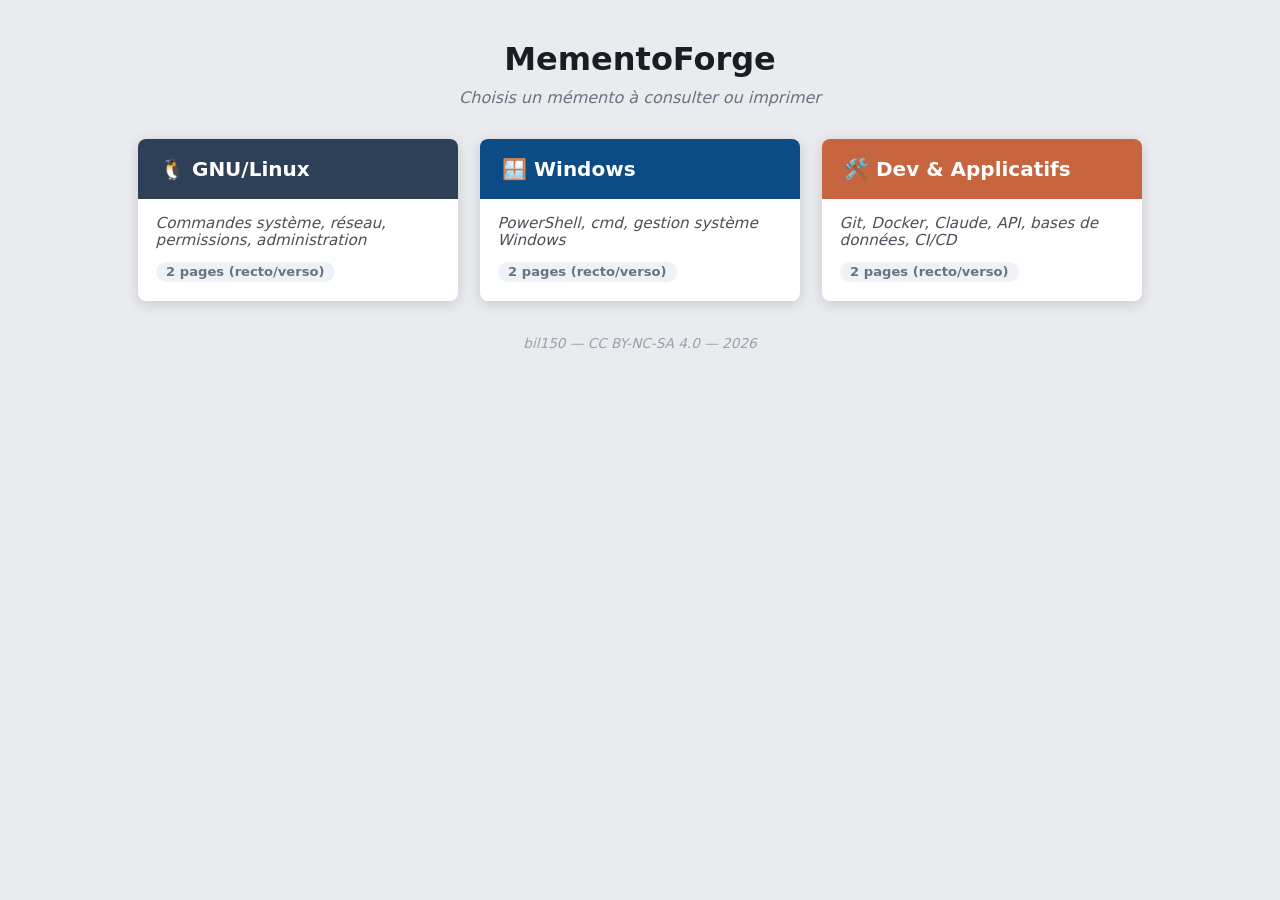
<file: index.html>
<!doctype html>
<html lang="fr">
	<head>
		<meta charset="utf-8" />
		<title>MementoForge</title>
		<meta name="viewport" content="width=device-width,initial-scale=1" />
		<link rel="stylesheet" href="css/memento.css" />
		<style>
			body {
				padding: 40px 20px;
			}
			.nav-title {
				text-align: center;
				font-size: 2em;
				font-weight: 700;
				color: #1a1d23;
				margin-bottom: 0.3em;
			}
			.nav-sub {
				text-align: center;
				color: #6b7280;
				font-style: italic;
				margin-bottom: 2em;
			}
			.nav-grid {
				display: flex;
				flex-wrap: wrap;
				justify-content: center;
				gap: 22px;
				max-width: 1100px;
				margin: 0 auto;
			}
			.nav-card {
				display: block;
				text-decoration: none;
				width: 320px;
				border-radius: 8px;
				overflow: hidden;
				background: #fff;
				box-shadow: 0 3px 14px rgba(0, 0, 0, 0.14);
				transition:
					transform 0.15s,
					box-shadow 0.15s;
			}
			.nav-card:hover {
				transform: translateY(-3px);
				box-shadow: 0 6px 20px rgba(0, 0, 0, 0.22);
			}
			.nav-card .head {
				padding: 0.9em 1.1em;
				color: #fff;
				font-size: 1.25em;
				font-weight: 700;
			}
			.nav-card .body {
				padding: 1em 1.1em 1.2em;
			}
			.nav-card .desc {
				display: block;
				color: #4b4f58;
				font-style: italic;
				font-size: 0.95em;
				margin-bottom: 0.8em;
			}
			.nav-card .pages {
				display: inline-block;
				font-size: 0.82em;
				font-weight: 600;
				color: #6b7280;
				background: #eef2f7;
				border-radius: 12px;
				padding: 0.2em 0.8em;
			}
			.nav-card.linux .head {
				background: #2e4057;
			}
			.nav-card.windows .head {
				background: #0b4c86;
			}
			.nav-card.apps .head {
				background: #c6653f;
			}
			.footer-note {
				text-align: center;
				margin-top: 2.5em;
				font-size: 0.85em;
				color: #9aa0ab;
				font-style: italic;
			}
		</style>
	</head>
	<body>
		<div class="nav-title">MementoForge</div>
		<div class="nav-sub">Choisis un mémento à consulter ou imprimer</div>
		<div class="nav-grid">
			<a class="nav-card linux" href="memento-linux.html">
				<div class="head">🐧 GNU/Linux</div>
				<div class="body">
					<span class="desc">Commandes système, réseau, permissions, administration</span>
					<span class="pages">2 pages (recto/verso)</span>
				</div>
			</a>
			<a class="nav-card windows" href="memento-windows.html">
				<div class="head">🪟 Windows</div>
				<div class="body">
					<span class="desc">PowerShell, cmd, gestion système Windows</span>
					<span class="pages">2 pages (recto/verso)</span>
				</div>
			</a>
			<a class="nav-card apps" href="memento-applicatifs.html">
				<div class="head">🛠️ Dev &amp; Applicatifs</div>
				<div class="body">
					<span class="desc">Git, Docker, Claude, API, bases de données, CI/CD</span>
					<span class="pages">2 pages (recto/verso)</span>
				</div>
			</a>
		</div>
		<div class="footer-note">bil150 — CC BY-NC-SA 4.0 — 2026</div>
	</body>
</html>
</file>
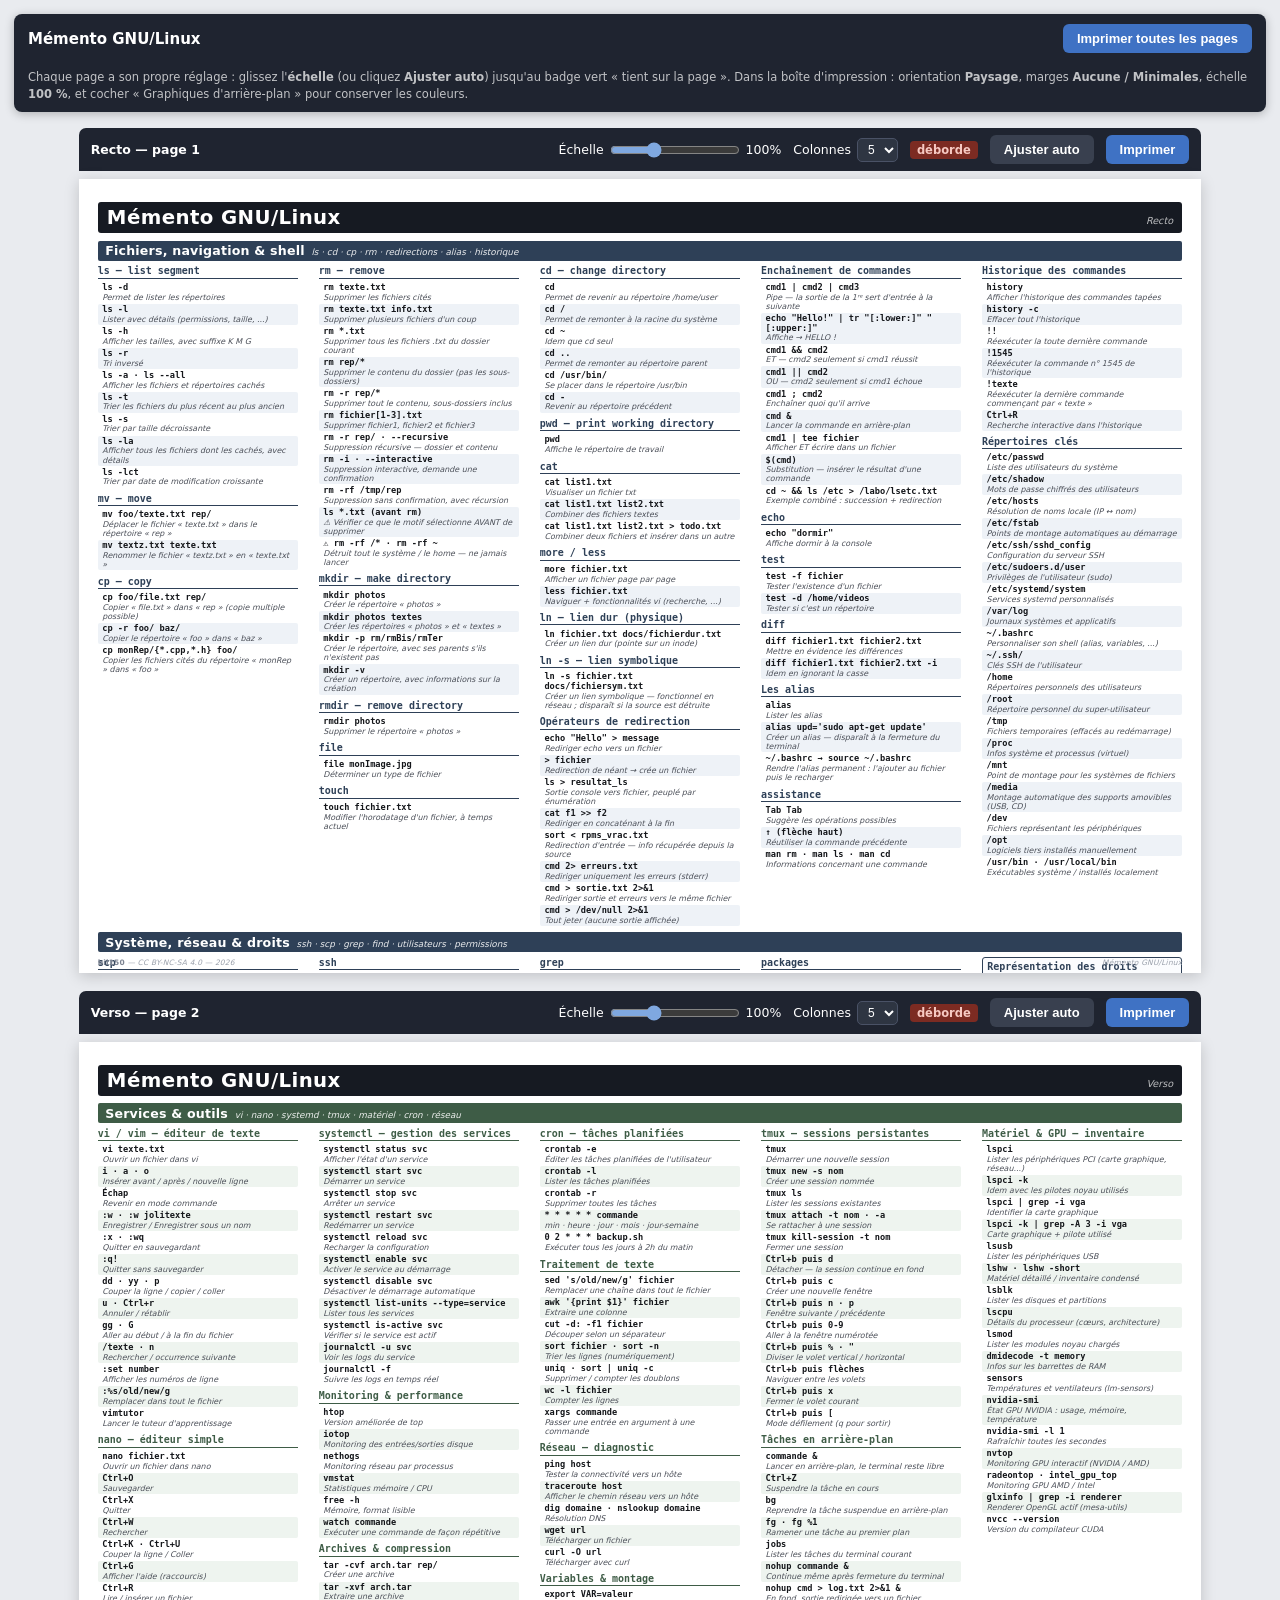
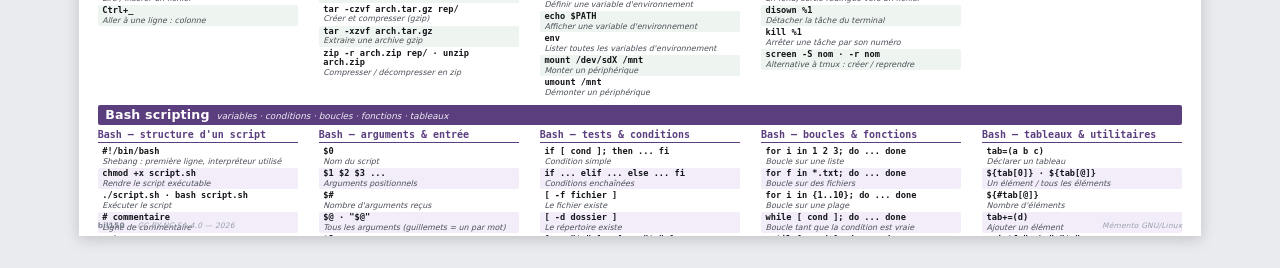
<file: memento-linux.html>
<!doctype html>
<html lang="fr">
	<head>
		<meta charset="utf-8" />
		<title>Mémento GNU/Linux</title>
		<meta name="viewport" content="width=device-width,initial-scale=1" />
		<link rel="stylesheet" href="css/memento.css" />
	</head>
	<body>
		<div class="toolbar">
			<h1>Mémento GNU/Linux</h1>
			<button class="btn" id="printAll">Imprimer toutes les pages</button>
			<p class="hint">
				Chaque page a son propre réglage : glissez l'<b>échelle</b> (ou cliquez <b>Ajuster auto</b>) jusqu'au badge vert
				« tient sur la page ». Dans la boîte d'impression : orientation <b>Paysage</b>, marges
				<b>Aucune / Minimales</b>, échelle <b>100 %</b>, et cocher « Graphiques d'arrière-plan » pour conserver les
				couleurs.
			</p>
		</div>
		<div class="sheet-bar" data-target="sheet1">
			<span class="face">Recto — page 1</span
			><label
				>Échelle <input type="range" class="sc" min="40" max="230" step="1" value="66" /><span class="scv"
					>66%</span
				></label
			><label
				>Colonnes
				<select class="cl">
					<option>3</option>
					<option>4</option>
					<option selected>5</option>
					<option>6</option>
				</select></label
			><span class="fit"></span><button class="btn ghost auto">Ajuster auto</button
			><button class="btn pr">Imprimer</button>
		</div>
		<div class="sheet" id="sheet1" data-n="1">
			<div class="doc-title"><span class="doc-name">Mémento GNU/Linux</span><span class="doc-sub">Recto</span></div>
			<section class="cat">
				<div class="subbanner linux">
					<span class="sub-title">Fichiers, navigation &amp; shell</span
					><span class="sub-desc">ls · cd · cp · rm · redirections · alias · historique</span>
				</div>
				<div class="mc">
					<div class="group linux">
						<h2>ls — list segment</h2>
						<div class="entry">
							<span class="cmd">ls -d</span><span class="desc">Permet de lister les répertoires</span>
						</div>
						<div class="entry">
							<span class="cmd">ls -l</span><span class="desc">Lister avec détails (permissions, taille, ...)</span>
						</div>
						<div class="entry">
							<span class="cmd">ls -h</span><span class="desc">Afficher les tailles, avec suffixe K M G</span>
						</div>
						<div class="entry"><span class="cmd">ls -r</span><span class="desc">Tri inversé</span></div>
						<div class="entry">
							<span class="cmd">ls -a · ls --all</span
							><span class="desc">Afficher les fichiers et répertoires cachés</span>
						</div>
						<div class="entry">
							<span class="cmd">ls -t</span><span class="desc">Trier les fichiers du plus récent au plus ancien</span>
						</div>
						<div class="entry">
							<span class="cmd">ls -s</span><span class="desc">Trier par taille décroissante</span>
						</div>
						<div class="entry">
							<span class="cmd">ls -la</span
							><span class="desc">Afficher tous les fichiers dont les cachés, avec détails</span>
						</div>
						<div class="entry">
							<span class="cmd">ls -lct</span><span class="desc">Trier par date de modification croissante</span>
						</div>
					</div>
					<div class="group linux">
						<h2>mv — move</h2>
						<div class="entry">
							<span class="cmd">mv foo/texte.txt rep/</span
							><span class="desc">Déplacer le fichier « texte.txt » dans le répertoire « rep »</span>
						</div>
						<div class="entry">
							<span class="cmd">mv textz.txt texte.txt</span
							><span class="desc">Renommer le fichier « textz.txt » en « texte.txt »</span>
						</div>
					</div>
					<div class="group linux">
						<h2>cp — copy</h2>
						<div class="entry">
							<span class="cmd">cp foo/file.txt rep/</span
							><span class="desc">Copier « file.txt » dans « rep » (copie multiple possible)</span>
						</div>
						<div class="entry">
							<span class="cmd">cp -r foo/ baz/</span
							><span class="desc">Copier le répertoire « foo » dans « baz »</span>
						</div>
						<div class="entry">
							<span class="cmd">cp monRep/{*.cpp,*.h} foo/</span
							><span class="desc">Copier les fichiers cités du répertoire « monRep » dans « foo »</span>
						</div>
					</div>
					<div class="group linux">
						<h2>rm — remove</h2>
						<div class="entry">
							<span class="cmd">rm texte.txt</span><span class="desc">Supprimer les fichiers cités</span>
						</div>
						<div class="entry">
							<span class="cmd">rm texte.txt info.txt</span
							><span class="desc">Supprimer plusieurs fichiers d'un coup</span>
						</div>
						<div class="entry">
							<span class="cmd">rm *.txt</span
							><span class="desc">Supprimer tous les fichiers .txt du dossier courant</span>
						</div>
						<div class="entry">
							<span class="cmd">rm rep/*</span
							><span class="desc">Supprimer le contenu du dossier (pas les sous-dossiers)</span>
						</div>
						<div class="entry">
							<span class="cmd">rm -r rep/*</span
							><span class="desc">Supprimer tout le contenu, sous-dossiers inclus</span>
						</div>
						<div class="entry">
							<span class="cmd">rm fichier[1-3].txt</span
							><span class="desc">Supprimer fichier1, fichier2 et fichier3</span>
						</div>
						<div class="entry">
							<span class="cmd">rm -r rep/ · --recursive</span
							><span class="desc">Suppression récursive — dossier et contenu</span>
						</div>
						<div class="entry">
							<span class="cmd">rm -i · --interactive</span
							><span class="desc">Suppression interactive, demande une confirmation</span>
						</div>
						<div class="entry">
							<span class="cmd">rm -rf /tmp/rep</span
							><span class="desc">Suppression sans confirmation, avec récursion</span>
						</div>
						<div class="entry">
							<span class="cmd">ls *.txt (avant rm)</span
							><span class="desc">⚠ Vérifier ce que le motif sélectionne AVANT de supprimer</span>
						</div>
						<div class="entry">
							<span class="cmd">⚠ rm -rf /* · rm -rf ~</span
							><span class="desc">Détruit tout le système / le home — ne jamais lancer</span>
						</div>
					</div>
					<div class="group linux">
						<h2>mkdir — make directory</h2>
						<div class="entry">
							<span class="cmd">mkdir photos</span><span class="desc">Créer le répertoire « photos »</span>
						</div>
						<div class="entry">
							<span class="cmd">mkdir photos textes</span
							><span class="desc">Créer les répertoires « photos » et « textes »</span>
						</div>
						<div class="entry">
							<span class="cmd">mkdir -p rm/rmBis/rmTer</span
							><span class="desc">Créer le répertoire, avec ses parents s'ils n'existent pas</span>
						</div>
						<div class="entry">
							<span class="cmd">mkdir -v</span
							><span class="desc">Créer un répertoire, avec informations sur la création</span>
						</div>
					</div>
					<div class="group linux">
						<h2>rmdir — remove directory</h2>
						<div class="entry">
							<span class="cmd">rmdir photos</span><span class="desc">Supprimer le répertoire « photos »</span>
						</div>
					</div>
					<div class="group linux">
						<h2>file</h2>
						<div class="entry">
							<span class="cmd">file monImage.jpg</span><span class="desc">Déterminer un type de fichier</span>
						</div>
					</div>
					<div class="group linux">
						<h2>touch</h2>
						<div class="entry">
							<span class="cmd">touch fichier.txt</span
							><span class="desc">Modifier l'horodatage d'un fichier, à temps actuel</span>
						</div>
					</div>
					<div class="group linux">
						<h2>cd — change directory</h2>
						<div class="entry">
							<span class="cmd">cd</span><span class="desc">Permet de revenir au répertoire /home/user</span>
						</div>
						<div class="entry">
							<span class="cmd">cd /</span><span class="desc">Permet de remonter à la racine du système</span>
						</div>
						<div class="entry"><span class="cmd">cd ~</span><span class="desc">Idem que cd seul</span></div>
						<div class="entry">
							<span class="cmd">cd ..</span><span class="desc">Permet de remonter au répertoire parent</span>
						</div>
						<div class="entry">
							<span class="cmd">cd /usr/bin/</span><span class="desc">Se placer dans le répertoire /usr/bin</span>
						</div>
						<div class="entry">
							<span class="cmd">cd -</span><span class="desc">Revenir au répertoire précédent</span>
						</div>
					</div>
					<div class="group linux">
						<h2>pwd — print working directory</h2>
						<div class="entry">
							<span class="cmd">pwd</span><span class="desc">Affiche le répertoire de travail</span>
						</div>
					</div>
					<div class="group linux">
						<h2>cat</h2>
						<div class="entry">
							<span class="cmd">cat list1.txt</span><span class="desc">Visualiser un fichier txt</span>
						</div>
						<div class="entry">
							<span class="cmd">cat list1.txt list2.txt</span><span class="desc">Combiner des fichiers textes</span>
						</div>
						<div class="entry">
							<span class="cmd">cat list1.txt list2.txt &gt; todo.txt</span
							><span class="desc">Combiner deux fichiers et insérer dans un autre</span>
						</div>
					</div>
					<div class="group linux">
						<h2>more / less</h2>
						<div class="entry">
							<span class="cmd">more fichier.txt</span><span class="desc">Afficher un fichier page par page</span>
						</div>
						<div class="entry">
							<span class="cmd">less fichier.txt</span
							><span class="desc">Naviguer + fonctionnalités vi (recherche, ...)</span>
						</div>
					</div>
					<div class="group linux">
						<h2>ln — lien dur (physique)</h2>
						<div class="entry">
							<span class="cmd">ln fichier.txt docs/fichierdur.txt</span
							><span class="desc">Créer un lien dur (pointe sur un inode)</span>
						</div>
					</div>
					<div class="group linux">
						<h2>ln -s — lien symbolique</h2>
						<div class="entry">
							<span class="cmd">ln -s fichier.txt docs/fichiersym.txt</span
							><span class="desc"
								>Créer un lien symbolique — fonctionnel en réseau ; disparaît si la source est détruite</span
							>
						</div>
					</div>
					<div class="group linux">
						<h2>Opérateurs de redirection</h2>
						<div class="entry">
							<span class="cmd">echo "Hello" &gt; message</span><span class="desc">Rediriger echo vers un fichier</span>
						</div>
						<div class="entry">
							<span class="cmd">&gt; fichier</span><span class="desc">Redirection de néant → crée un fichier</span>
						</div>
						<div class="entry">
							<span class="cmd">ls &gt; resultat_ls</span
							><span class="desc">Sortie console vers fichier, peuplé par énumération</span>
						</div>
						<div class="entry">
							<span class="cmd">cat f1 &gt;&gt; f2</span><span class="desc">Rediriger en concaténant à la fin</span>
						</div>
						<div class="entry">
							<span class="cmd">sort &lt; rpms_vrac.txt</span
							><span class="desc">Redirection d'entrée — info récupérée depuis la source</span>
						</div>
						<div class="entry">
							<span class="cmd">cmd 2&gt; erreurs.txt</span
							><span class="desc">Rediriger uniquement les erreurs (stderr)</span>
						</div>
						<div class="entry">
							<span class="cmd">cmd &gt; sortie.txt 2&gt;&amp;1</span
							><span class="desc">Rediriger sortie et erreurs vers le même fichier</span>
						</div>
						<div class="entry">
							<span class="cmd">cmd &gt; /dev/null 2&gt;&amp;1</span
							><span class="desc">Tout jeter (aucune sortie affichée)</span>
						</div>
					</div>
					<div class="group linux">
						<h2>Enchaînement de commandes</h2>
						<div class="entry">
							<span class="cmd">cmd1 | cmd2 | cmd3</span
							><span class="desc">Pipe — la sortie de la 1ʳᵉ sert d'entrée à la suivante</span>
						</div>
						<div class="entry">
							<span class="cmd">echo "Hello!" | tr "[:lower:]" "[:upper:]"</span
							><span class="desc">Affiche → HELLO !</span>
						</div>
						<div class="entry">
							<span class="cmd">cmd1 &amp;&amp; cmd2</span><span class="desc">ET — cmd2 seulement si cmd1 réussit</span>
						</div>
						<div class="entry">
							<span class="cmd">cmd1 || cmd2</span><span class="desc">OU — cmd2 seulement si cmd1 échoue</span>
						</div>
						<div class="entry">
							<span class="cmd">cmd1 ; cmd2</span><span class="desc">Enchaîner quoi qu'il arrive</span>
						</div>
						<div class="entry">
							<span class="cmd">cmd &amp;</span><span class="desc">Lancer la commande en arrière-plan</span>
						</div>
						<div class="entry">
							<span class="cmd">cmd1 | tee fichier</span><span class="desc">Afficher ET écrire dans un fichier</span>
						</div>
						<div class="entry">
							<span class="cmd">$(cmd)</span><span class="desc">Substitution — insérer le résultat d'une commande</span>
						</div>
						<div class="entry">
							<span class="cmd">cd ~ &amp;&amp; ls /etc &gt; /labo/lsetc.txt</span
							><span class="desc">Exemple combiné : succession + redirection</span>
						</div>
					</div>
					<div class="group linux">
						<h2>echo</h2>
						<div class="entry">
							<span class="cmd">echo "dormir"</span><span class="desc">Affiche dormir à la console</span>
						</div>
					</div>
					<div class="group linux">
						<h2>test</h2>
						<div class="entry">
							<span class="cmd">test -f fichier</span><span class="desc">Tester l'existence d'un fichier</span>
						</div>
						<div class="entry">
							<span class="cmd">test -d /home/videos</span><span class="desc">Tester si c'est un répertoire</span>
						</div>
					</div>
					<div class="group linux">
						<h2>diff</h2>
						<div class="entry">
							<span class="cmd">diff fichier1.txt fichier2.txt</span
							><span class="desc">Mettre en évidence les différences</span>
						</div>
						<div class="entry">
							<span class="cmd">diff fichier1.txt fichier2.txt -i</span
							><span class="desc">Idem en ignorant la casse</span>
						</div>
					</div>
					<div class="group linux">
						<h2>Les alias</h2>
						<div class="entry"><span class="cmd">alias</span><span class="desc">Lister les alias</span></div>
						<div class="entry">
							<span class="cmd">alias upd='sudo apt-get update'</span
							><span class="desc">Créer un alias — disparaît à la fermeture du terminal</span>
						</div>
						<div class="entry">
							<span class="cmd">~/.bashrc → source ~/.bashrc</span
							><span class="desc">Rendre l'alias permanent : l'ajouter au fichier puis le recharger</span>
						</div>
					</div>
					<div class="group linux">
						<h2>assistance</h2>
						<div class="entry">
							<span class="cmd">Tab Tab</span><span class="desc">Suggère les opérations possibles</span>
						</div>
						<div class="entry">
							<span class="cmd">↑ (flèche haut)</span><span class="desc">Réutiliser la commande précédente</span>
						</div>
						<div class="entry">
							<span class="cmd">man rm · man ls · man cd</span
							><span class="desc">Informations concernant une commande</span>
						</div>
					</div>
					<div class="group linux">
						<h2>Historique des commandes</h2>
						<div class="entry">
							<span class="cmd">history</span><span class="desc">Afficher l'historique des commandes tapées</span>
						</div>
						<div class="entry">
							<span class="cmd">history -c</span><span class="desc">Effacer tout l'historique</span>
						</div>
						<div class="entry">
							<span class="cmd">!!</span><span class="desc">Réexécuter la toute dernière commande</span>
						</div>
						<div class="entry">
							<span class="cmd">!1545</span><span class="desc">Réexécuter la commande n° 1545 de l'historique</span>
						</div>
						<div class="entry">
							<span class="cmd">!texte</span
							><span class="desc">Réexécuter la dernière commande commençant par « texte »</span>
						</div>
						<div class="entry">
							<span class="cmd">Ctrl+R</span><span class="desc">Recherche interactive dans l'historique</span>
						</div>
					</div>
					<div class="group linux">
						<h2>Répertoires clés</h2>
						<div class="entry">
							<span class="cmd">/etc/passwd</span><span class="desc">Liste des utilisateurs du système</span>
						</div>
						<div class="entry">
							<span class="cmd">/etc/shadow</span><span class="desc">Mots de passe chiffrés des utilisateurs</span>
						</div>
						<div class="entry">
							<span class="cmd">/etc/hosts</span><span class="desc">Résolution de noms locale (IP ↔ nom)</span>
						</div>
						<div class="entry">
							<span class="cmd">/etc/fstab</span><span class="desc">Points de montage automatiques au démarrage</span>
						</div>
						<div class="entry">
							<span class="cmd">/etc/ssh/sshd_config</span><span class="desc">Configuration du serveur SSH</span>
						</div>
						<div class="entry">
							<span class="cmd">/etc/sudoers.d/user</span><span class="desc">Privilèges de l'utilisateur (sudo)</span>
						</div>
						<div class="entry">
							<span class="cmd">/etc/systemd/system</span><span class="desc">Services systemd personnalisés</span>
						</div>
						<div class="entry">
							<span class="cmd">/var/log</span><span class="desc">Journaux systèmes et applicatifs</span>
						</div>
						<div class="entry">
							<span class="cmd">~/.bashrc</span
							><span class="desc">Personnaliser son shell (alias, variables, ...)</span>
						</div>
						<div class="entry"><span class="cmd">~/.ssh/</span><span class="desc">Clés SSH de l'utilisateur</span></div>
						<div class="entry">
							<span class="cmd">/home</span><span class="desc">Répertoires personnels des utilisateurs</span>
						</div>
						<div class="entry">
							<span class="cmd">/root</span><span class="desc">Répertoire personnel du super-utilisateur</span>
						</div>
						<div class="entry">
							<span class="cmd">/tmp</span><span class="desc">Fichiers temporaires (effacés au redémarrage)</span>
						</div>
						<div class="entry">
							<span class="cmd">/proc</span><span class="desc">Infos système et processus (virtuel)</span>
						</div>
						<div class="entry">
							<span class="cmd">/mnt</span><span class="desc">Point de montage pour les systèmes de fichiers</span>
						</div>
						<div class="entry">
							<span class="cmd">/media</span
							><span class="desc">Montage automatique des supports amovibles (USB, CD)</span>
						</div>
						<div class="entry">
							<span class="cmd">/dev</span><span class="desc">Fichiers représentant les périphériques</span>
						</div>
						<div class="entry">
							<span class="cmd">/opt</span><span class="desc">Logiciels tiers installés manuellement</span>
						</div>
						<div class="entry">
							<span class="cmd">/usr/bin · /usr/local/bin</span
							><span class="desc">Exécutables système / installés localement</span>
						</div>
					</div>
				</div>
			</section>
			<section class="cat">
				<div class="subbanner linux">
					<span class="sub-title">Système, réseau &amp; droits</span
					><span class="sub-desc">ssh · scp · grep · find · utilisateurs · permissions</span>
				</div>
				<div class="mc">
					<div class="group linux">
						<h2>scp</h2>
						<div class="entry">
							<span class="cmd">scp foo.txt user@host:</span
							><span class="desc">Transfère le fichier vers le home de la machine distante</span>
						</div>
						<div class="entry">
							<span class="cmd">scp login@host:foo.txt ./</span
							><span class="desc">Récupérer le fichier et le copier dans le répertoire courant</span>
						</div>
						<div class="entry">
							<span class="cmd">scp -r mails/ user@host:</span
							><span class="desc">Transférer l'intégralité d'un répertoire vers la destination</span>
						</div>
					</div>
					<div class="group linux">
						<h2>terminal</h2>
						<div class="entry">
							<span class="cmd">su - username2</span><span class="desc">Changer d'utilisateur</span>
						</div>
						<div class="entry">
							<span class="cmd">sudo -i</span><span class="desc">Passer en mode super-utilisateur</span>
						</div>
						<div class="entry"><span class="cmd">shutdown</span><span class="desc">Arrêt du système</span></div>
						<div class="entry">
							<span class="cmd">setxkbmap be</span><span class="desc">Basculer vers un autre type de clavier</span>
						</div>
					</div>
					<div class="group linux">
						<h2>uname / df</h2>
						<div class="entry">
							<span class="cmd">uname -a</span><span class="desc">Afficher toutes les informations système</span>
						</div>
						<div class="entry">
							<span class="cmd">df -h</span><span class="desc">Afficher l'espace disque utilisé, lisible</span>
						</div>
					</div>
					<div class="group linux">
						<h2>fdisk / du</h2>
						<div class="entry">
							<span class="cmd">sudo fdisk -l</span><span class="desc">Manipulateur de partitions</span>
						</div>
						<div class="entry">
							<span class="cmd">du</span
							><span class="desc">Espace disque utilisé par le fichier ou répertoire cité</span>
						</div>
					</div>
					<div class="group linux">
						<h2>ssh</h2>
						<div class="entry">
							<span class="cmd">ssh user@host</span
							><span class="desc">Connexion à la machine distante avec le login user</span>
						</div>
						<div class="entry">
							<span class="cmd">ssh-keygen -t dsa</span
							><span class="desc">Génération d'une clé DSA (machine locale)</span>
						</div>
						<div class="entry">
							<span class="cmd">ssh-copy-id -i ~/.ssh/id_dsa.pub user@host</span
							><span class="desc">Copie de la clé publique sur la machine distante</span>
						</div>
					</div>
					<div class="group linux">
						<h2>ip</h2>
						<div class="entry">
							<span class="cmd">ip a</span
							><span class="desc">Affichage de toute la configuration interface réseau</span>
						</div>
					</div>
					<div class="group linux">
						<h2>Wildcards</h2>
						<div class="entry"><span class="cmd">*</span><span class="desc">Tous les caractères</span></div>
						<div class="entry">
							<span class="cmd">[abc]</span><span class="desc">Tout caractère membre de la liste</span>
						</div>
						<div class="entry">
							<span class="cmd">[!abc]</span><span class="desc">Caractère qui n'est pas membre de la liste</span>
						</div>
						<div class="entry">
							<span class="cmd">g*</span><span class="desc">Chaque fichier commençant par g</span>
						</div>
						<div class="entry">
							<span class="cmd">b*.txt</span
							><span class="desc">Commençant par b et se terminant par l'extension .txt</span>
						</div>
						<div class="entry">
							<span class="cmd">Data???</span><span class="desc">Commençant par Data suivi de trois caractères</span>
						</div>
						<div class="entry">
							<span class="cmd">[abc]*</span><span class="desc">Tout fichier commençant soit par a, b, ou c</span>
						</div>
						<div class="entry">
							<span class="cmd">BACKUP.[0-9][0-9][0-9]</span
							><span class="desc">Commençant par BACKUP suivi de trois chiffres</span>
						</div>
						<div class="entry">
							<span class="cmd">[[:upper:]]*</span><span class="desc">Tout fichier commençant par une majuscule</span>
						</div>
						<div class="entry">
							<span class="cmd">[![:digit:]]*</span
							><span class="desc">Tout fichier ne commençant pas par un chiffre</span>
						</div>
						<div class="entry">
							<span class="cmd">*[[:lower:]123]</span
							><span class="desc">Tout fichier finissant par une minuscule ou 1, 2, 3</span>
						</div>
					</div>
					<div class="group linux">
						<h2>grep</h2>
						<div class="entry">
							<span class="cmd">grep texte fichier.txt</span
							><span class="desc">Rechercher un élément dans un fichier</span>
						</div>
						<div class="entry">
							<span class="cmd">grep -n texte fichier.txt</span
							><span class="desc">Retourne les lignes et leurs numéros</span>
						</div>
						<div class="entry">
							<span class="cmd">grep "expr?" index.html</span
							><span class="desc">Rechercher à l'aide d'expressions régulières</span>
						</div>
						<div class="entry">
							<span class="cmd">grep -nri '(foo|bar|baz)' /project</span
							><span class="desc">Rechercher toutes les occurrences dans le répertoire</span>
						</div>
					</div>
					<div class="group linux">
						<h2>find</h2>
						<div class="entry">
							<span class="cmd">find myfile* -print</span
							><span class="desc">Rechercher un fichier commençant par « myfile »</span>
						</div>
						<div class="entry">
							<span class="cmd">find -name *myfile*.txt -print</span
							><span class="desc">Rechercher un fichier contenant myfile, extension .txt</span>
						</div>
						<div class="entry">
							<span class="cmd">find /usr -type d -print</span
							><span class="desc">Afficher les répertoires de /usr</span>
						</div>
						<div class="entry">
							<span class="cmd">find $HOME -name *.txt -atime +7 -exec rm {} \;</span
							><span class="desc">Supprimer les .txt non consultés depuis 7 jours</span>
						</div>
					</div>
					<div class="group linux">
						<h2>Gestion des utilisateurs</h2>
						<div class="entry">
							<span class="cmd">adduser newuser</span><span class="desc">Créer un nouvel utilisateur</span>
						</div>
						<div class="entry">
							<span class="cmd">deluser newuser</span><span class="desc">Supprimer un utilisateur</span>
						</div>
						<div class="entry">
							<span class="cmd">passwd</span><span class="desc">Modifier le mot de passe d'un user</span>
						</div>
						<div class="entry">
							<span class="cmd">groups</span><span class="desc">Afficher les groupes d'un utilisateur</span>
						</div>
						<div class="entry"><span class="cmd">groupadd group</span><span class="desc">Ajouter un groupe</span></div>
						<div class="entry">
							<span class="cmd">groupdel group</span><span class="desc">Supprimer un groupe</span>
						</div>
					</div>
					<div class="group linux">
						<h2>packages</h2>
						<div class="entry">
							<span class="cmd">apt-get update</span
							><span class="desc">Mettre à jour la liste des paquets référentiels</span>
						</div>
						<div class="entry">
							<span class="cmd">apt-get upgrade</span
							><span class="desc">Récupérer les dernières versions des packages</span>
						</div>
						<div class="entry">
							<span class="cmd">apt install mysql</span><span class="desc">Installer le paquet mysql</span>
						</div>
					</div>
					<div class="group linux">
						<h2>processus</h2>
						<div class="entry">
							<span class="cmd">top</span><span class="desc">Monitoring des activités système</span>
						</div>
						<div class="entry">
							<span class="cmd">free</span><span class="desc">Affiche la disponibilité de la mémoire vive</span>
						</div>
						<div class="entry">
							<span class="cmd">ps -aux</span
							><span class="desc">Afficher les processus actifs et utilisateurs associés</span>
						</div>
						<div class="entry">
							<span class="cmd">kill pid</span><span class="desc">Arrêt immédiat d'un processus</span>
						</div>
					</div>
					<div class="group linux">
						<h2>chown / chmod</h2>
						<div class="entry">
							<span class="cmd">chown bob:admin foo.txt</span
							><span class="desc">Attribuer « foo.txt » à l'utilisateur bob, groupe admin</span>
						</div>
						<div class="entry">
							<span class="cmd">chmod u+w fichier</span
							><span class="desc">Ajouter les droits d'écriture au propriétaire</span>
						</div>
						<div class="entry">
							<span class="cmd">chmod g+r fichier</span
							><span class="desc">Ajouter les droits de lecture au groupe</span>
						</div>
						<div class="entry">
							<span class="cmd">chmod 764 dossier</span
							><span class="desc">Tous droits (7) proprio, lecture+écriture (6) groupe, lecture (4) autres</span>
						</div>
						<div class="entry">
							<span class="cmd">chmod o-x fichier</span
							><span class="desc">Supprimer les droits d'exécution aux autres utilisateurs</span>
						</div>
					</div>
					<div class="group linux rights-block">
						<h2>Représentation des droits (chmod)</h2>
						<table class="rights-table">
							<thead>
								<tr>
									<th>Symbole</th>
									<th>Val.</th>
									<th>Signification</th>
								</tr>
							</thead>
							<tbody>
								<tr>
									<td class="sym">---</td>
									<td class="val">0</td>
									<td class="lbl">Aucun droit</td>
								</tr>
								<tr>
									<td class="sym">--x</td>
									<td class="val">1</td>
									<td class="lbl">Exécution seulement</td>
								</tr>
								<tr>
									<td class="sym">-w-</td>
									<td class="val">2</td>
									<td class="lbl">Écriture seulement</td>
								</tr>
								<tr>
									<td class="sym">-wx</td>
									<td class="val">3</td>
									<td class="lbl">Écriture et exécution</td>
								</tr>
								<tr>
									<td class="sym">r--</td>
									<td class="val">4</td>
									<td class="lbl">Lecture seulement</td>
								</tr>
								<tr>
									<td class="sym">r-x</td>
									<td class="val">5</td>
									<td class="lbl">Lecture et exécution</td>
								</tr>
								<tr>
									<td class="sym">rw-</td>
									<td class="val">6</td>
									<td class="lbl">Lecture et écriture</td>
								</tr>
								<tr>
									<td class="sym">rwx</td>
									<td class="val">7</td>
									<td class="lbl">Tous les droits</td>
								</tr>
							</tbody>
						</table>
					</div>
					<div class="group linux">
						<h2>visudo</h2>
						<div class="entry">
							<span class="cmd">visudo</span
							><span class="desc">Éditer /etc/sudoers, privilèges selon l'utilisateur</span>
						</div>
						<div class="entry">
							<span class="cmd">vi /etc/sudoers.d/user</span
							><span class="desc">Modifie également les privilèges de l'utilisateur</span>
						</div>
					</div>
				</div>
			</section>
			<div class="credits">
				<span><b>bil150</b> — CC BY-NC-SA 4.0 — 2026</span><span>Mémento GNU/Linux</span>
			</div>
		</div>
		<div class="sheet-bar" data-target="sheet2">
			<span class="face">Verso — page 2</span
			><label
				>Échelle <input type="range" class="sc" min="40" max="230" step="1" value="66" /><span class="scv"
					>66%</span
				></label
			><label
				>Colonnes
				<select class="cl">
					<option>3</option>
					<option>4</option>
					<option selected>5</option>
					<option>6</option>
				</select></label
			><span class="fit"></span><button class="btn ghost auto">Ajuster auto</button
			><button class="btn pr">Imprimer</button>
		</div>
		<div class="sheet" id="sheet2" data-n="2">
			<div class="doc-title"><span class="doc-name">Mémento GNU/Linux</span><span class="doc-sub">Verso</span></div>
			<section class="cat">
				<div class="subbanner system">
					<span class="sub-title">Services &amp; outils</span
					><span class="sub-desc">vi · nano · systemd · tmux · matériel · cron · réseau</span>
				</div>
				<div class="mc">
					<div class="group system">
						<h2>vi / vim — éditeur de texte</h2>
						<div class="entry">
							<span class="cmd">vi texte.txt</span><span class="desc">Ouvrir un fichier dans vi</span>
						</div>
						<div class="entry">
							<span class="cmd">i · a · o</span><span class="desc">Insérer avant / après / nouvelle ligne</span>
						</div>
						<div class="entry"><span class="cmd">Échap</span><span class="desc">Revenir en mode commande</span></div>
						<div class="entry">
							<span class="cmd">:w · :w jolitexte</span><span class="desc">Enregistrer / Enregistrer sous un nom</span>
						</div>
						<div class="entry"><span class="cmd">:x · :wq</span><span class="desc">Quitter en sauvegardant</span></div>
						<div class="entry"><span class="cmd">:q!</span><span class="desc">Quitter sans sauvegarder</span></div>
						<div class="entry">
							<span class="cmd">dd · yy · p</span><span class="desc">Couper la ligne / copier / coller</span>
						</div>
						<div class="entry"><span class="cmd">u · Ctrl+r</span><span class="desc">Annuler / rétablir</span></div>
						<div class="entry">
							<span class="cmd">gg · G</span><span class="desc">Aller au début / à la fin du fichier</span>
						</div>
						<div class="entry">
							<span class="cmd">/texte · n</span><span class="desc">Rechercher / occurrence suivante</span>
						</div>
						<div class="entry">
							<span class="cmd">:set number</span><span class="desc">Afficher les numéros de ligne</span>
						</div>
						<div class="entry">
							<span class="cmd">:%s/old/new/g</span><span class="desc">Remplacer dans tout le fichier</span>
						</div>
						<div class="entry">
							<span class="cmd">vimtutor</span><span class="desc">Lancer le tuteur d'apprentissage</span>
						</div>
					</div>
					<div class="group system">
						<h2>nano — éditeur simple</h2>
						<div class="entry">
							<span class="cmd">nano fichier.txt</span><span class="desc">Ouvrir un fichier dans nano</span>
						</div>
						<div class="entry"><span class="cmd">Ctrl+O</span><span class="desc">Sauvegarder</span></div>
						<div class="entry"><span class="cmd">Ctrl+X</span><span class="desc">Quitter</span></div>
						<div class="entry"><span class="cmd">Ctrl+W</span><span class="desc">Rechercher</span></div>
						<div class="entry">
							<span class="cmd">Ctrl+K · Ctrl+U</span><span class="desc">Couper la ligne / Coller</span>
						</div>
						<div class="entry">
							<span class="cmd">Ctrl+G</span><span class="desc">Afficher l'aide (raccourcis)</span>
						</div>
						<div class="entry"><span class="cmd">Ctrl+R</span><span class="desc">Lire / insérer un fichier</span></div>
						<div class="entry">
							<span class="cmd">Ctrl+_ </span><span class="desc">Aller à une ligne : colonne</span>
						</div>
					</div>
					<div class="group system">
						<h2>systemctl — gestion des services</h2>
						<div class="entry">
							<span class="cmd">systemctl status svc</span><span class="desc">Afficher l'état d'un service</span>
						</div>
						<div class="entry">
							<span class="cmd">systemctl start svc</span><span class="desc">Démarrer un service</span>
						</div>
						<div class="entry">
							<span class="cmd">systemctl stop svc</span><span class="desc">Arrêter un service</span>
						</div>
						<div class="entry">
							<span class="cmd">systemctl restart svc</span><span class="desc">Redémarrer un service</span>
						</div>
						<div class="entry">
							<span class="cmd">systemctl reload svc</span><span class="desc">Recharger la configuration</span>
						</div>
						<div class="entry">
							<span class="cmd">systemctl enable svc</span><span class="desc">Activer le service au démarrage</span>
						</div>
						<div class="entry">
							<span class="cmd">systemctl disable svc</span
							><span class="desc">Désactiver le démarrage automatique</span>
						</div>
						<div class="entry">
							<span class="cmd">systemctl list-units --type=service</span
							><span class="desc">Lister tous les services</span>
						</div>
						<div class="entry">
							<span class="cmd">systemctl is-active svc</span><span class="desc">Vérifier si le service est actif</span>
						</div>
						<div class="entry">
							<span class="cmd">journalctl -u svc</span><span class="desc">Voir les logs du service</span>
						</div>
						<div class="entry">
							<span class="cmd">journalctl -f</span><span class="desc">Suivre les logs en temps réel</span>
						</div>
					</div>
					<div class="group system">
						<h2>Monitoring & performance</h2>
						<div class="entry"><span class="cmd">htop</span><span class="desc">Version améliorée de top</span></div>
						<div class="entry">
							<span class="cmd">iotop</span><span class="desc">Monitoring des entrées/sorties disque</span>
						</div>
						<div class="entry">
							<span class="cmd">nethogs</span><span class="desc">Monitoring réseau par processus</span>
						</div>
						<div class="entry"><span class="cmd">vmstat</span><span class="desc">Statistiques mémoire / CPU</span></div>
						<div class="entry"><span class="cmd">free -h</span><span class="desc">Mémoire, format lisible</span></div>
						<div class="entry">
							<span class="cmd">watch commande</span><span class="desc">Exécuter une commande de façon répétitive</span>
						</div>
					</div>
					<div class="group system">
						<h2>Archives & compression</h2>
						<div class="entry">
							<span class="cmd">tar -cvf arch.tar rep/</span><span class="desc">Créer une archive</span>
						</div>
						<div class="entry">
							<span class="cmd">tar -xvf arch.tar</span><span class="desc">Extraire une archive</span>
						</div>
						<div class="entry">
							<span class="cmd">tar -czvf arch.tar.gz rep/</span><span class="desc">Créer et compresser (gzip)</span>
						</div>
						<div class="entry">
							<span class="cmd">tar -xzvf arch.tar.gz</span><span class="desc">Extraire une archive gzip</span>
						</div>
						<div class="entry">
							<span class="cmd">zip -r arch.zip rep/ · unzip arch.zip</span
							><span class="desc">Compresser / décompresser en zip</span>
						</div>
					</div>
					<div class="group system">
						<h2>cron — tâches planifiées</h2>
						<div class="entry">
							<span class="cmd">crontab -e</span><span class="desc">Éditer les tâches planifiées de l'utilisateur</span>
						</div>
						<div class="entry">
							<span class="cmd">crontab -l</span><span class="desc">Lister les tâches planifiées</span>
						</div>
						<div class="entry">
							<span class="cmd">crontab -r</span><span class="desc">Supprimer toutes les tâches</span>
						</div>
						<div class="entry">
							<span class="cmd">* * * * * commande</span
							><span class="desc">min · heure · jour · mois · jour-semaine</span>
						</div>
						<div class="entry">
							<span class="cmd">0 2 * * * backup.sh</span
							><span class="desc">Exécuter tous les jours à 2h du matin</span>
						</div>
					</div>
					<div class="group system">
						<h2>Traitement de texte</h2>
						<div class="entry">
							<span class="cmd">sed 's/old/new/g' fichier</span
							><span class="desc">Remplacer une chaîne dans tout le fichier</span>
						</div>
						<div class="entry">
							<span class="cmd">awk '{print $1}' fichier</span><span class="desc">Extraire une colonne</span>
						</div>
						<div class="entry">
							<span class="cmd">cut -d: -f1 fichier</span><span class="desc">Découper selon un séparateur</span>
						</div>
						<div class="entry">
							<span class="cmd">sort fichier · sort -n</span><span class="desc">Trier les lignes (numériquement)</span>
						</div>
						<div class="entry">
							<span class="cmd">uniq · sort | uniq -c</span><span class="desc">Supprimer / compter les doublons</span>
						</div>
						<div class="entry"><span class="cmd">wc -l fichier</span><span class="desc">Compter les lignes</span></div>
						<div class="entry">
							<span class="cmd">xargs commande</span
							><span class="desc">Passer une entrée en argument à une commande</span>
						</div>
					</div>
					<div class="group system">
						<h2>Réseau — diagnostic</h2>
						<div class="entry">
							<span class="cmd">ping host</span><span class="desc">Tester la connectivité vers un hôte</span>
						</div>
						<div class="entry">
							<span class="cmd">traceroute host</span><span class="desc">Afficher le chemin réseau vers un hôte</span>
						</div>
						<div class="entry">
							<span class="cmd">dig domaine · nslookup domaine</span><span class="desc">Résolution DNS</span>
						</div>
						<div class="entry"><span class="cmd">wget url</span><span class="desc">Télécharger un fichier</span></div>
						<div class="entry"><span class="cmd">curl -O url</span><span class="desc">Télécharger avec curl</span></div>
					</div>
					<div class="group system">
						<h2>Variables & montage</h2>
						<div class="entry">
							<span class="cmd">export VAR=valeur</span><span class="desc">Définir une variable d'environnement</span>
						</div>
						<div class="entry">
							<span class="cmd">echo $PATH</span><span class="desc">Afficher une variable d'environnement</span>
						</div>
						<div class="entry">
							<span class="cmd">env</span><span class="desc">Lister toutes les variables d'environnement</span>
						</div>
						<div class="entry">
							<span class="cmd">mount /dev/sdX /mnt</span><span class="desc">Monter un périphérique</span>
						</div>
						<div class="entry">
							<span class="cmd">umount /mnt</span><span class="desc">Démonter un périphérique</span>
						</div>
					</div>
					<div class="group system">
						<h2>tmux — sessions persistantes</h2>
						<div class="entry">
							<span class="cmd">tmux</span><span class="desc">Démarrer une nouvelle session</span>
						</div>
						<div class="entry">
							<span class="cmd">tmux new -s nom</span><span class="desc">Créer une session nommée</span>
						</div>
						<div class="entry">
							<span class="cmd">tmux ls</span><span class="desc">Lister les sessions existantes</span>
						</div>
						<div class="entry">
							<span class="cmd">tmux attach -t nom · -a</span><span class="desc">Se rattacher à une session</span>
						</div>
						<div class="entry">
							<span class="cmd">tmux kill-session -t nom</span><span class="desc">Fermer une session</span>
						</div>
						<div class="entry">
							<span class="cmd">Ctrl+b puis d</span><span class="desc">Détacher — la session continue en fond</span>
						</div>
						<div class="entry">
							<span class="cmd">Ctrl+b puis c</span><span class="desc">Créer une nouvelle fenêtre</span>
						</div>
						<div class="entry">
							<span class="cmd">Ctrl+b puis n · p</span><span class="desc">Fenêtre suivante / précédente</span>
						</div>
						<div class="entry">
							<span class="cmd">Ctrl+b puis 0-9</span><span class="desc">Aller à la fenêtre numérotée</span>
						</div>
						<div class="entry">
							<span class="cmd">Ctrl+b puis % · "</span><span class="desc">Diviser le volet vertical / horizontal</span>
						</div>
						<div class="entry">
							<span class="cmd">Ctrl+b puis flèches</span><span class="desc">Naviguer entre les volets</span>
						</div>
						<div class="entry">
							<span class="cmd">Ctrl+b puis x</span><span class="desc">Fermer le volet courant</span>
						</div>
						<div class="entry">
							<span class="cmd">Ctrl+b puis [</span><span class="desc">Mode défilement (q pour sortir)</span>
						</div>
					</div>
					<div class="group system">
						<h2>Tâches en arrière-plan</h2>
						<div class="entry">
							<span class="cmd">commande &amp;</span
							><span class="desc">Lancer en arrière-plan, le terminal reste libre</span>
						</div>
						<div class="entry">
							<span class="cmd">Ctrl+Z</span><span class="desc">Suspendre la tâche en cours</span>
						</div>
						<div class="entry">
							<span class="cmd">bg</span><span class="desc">Reprendre la tâche suspendue en arrière-plan</span>
						</div>
						<div class="entry">
							<span class="cmd">fg · fg %1</span><span class="desc">Ramener une tâche au premier plan</span>
						</div>
						<div class="entry">
							<span class="cmd">jobs</span><span class="desc">Lister les tâches du terminal courant</span>
						</div>
						<div class="entry">
							<span class="cmd">nohup commande &amp;</span
							><span class="desc">Continue même après fermeture du terminal</span>
						</div>
						<div class="entry">
							<span class="cmd">nohup cmd &gt; log.txt 2&gt;&amp;1 &amp;</span
							><span class="desc">En fond, sortie redirigée vers un fichier</span>
						</div>
						<div class="entry">
							<span class="cmd">disown %1</span><span class="desc">Détacher la tâche du terminal</span>
						</div>
						<div class="entry">
							<span class="cmd">kill %1</span><span class="desc">Arrêter une tâche par son numéro</span>
						</div>
						<div class="entry">
							<span class="cmd">screen -S nom · -r nom</span
							><span class="desc">Alternative à tmux : créer / reprendre</span>
						</div>
					</div>
					<div class="group system">
						<h2>Matériel &amp; GPU — inventaire</h2>
						<div class="entry">
							<span class="cmd">lspci</span
							><span class="desc">Lister les périphériques PCI (carte graphique, réseau...)</span>
						</div>
						<div class="entry">
							<span class="cmd">lspci -k</span><span class="desc">Idem avec les pilotes noyau utilisés</span>
						</div>
						<div class="entry">
							<span class="cmd">lspci | grep -i vga</span><span class="desc">Identifier la carte graphique</span>
						</div>
						<div class="entry">
							<span class="cmd">lspci -k | grep -A 3 -i vga</span
							><span class="desc">Carte graphique + pilote utilisé</span>
						</div>
						<div class="entry">
							<span class="cmd">lsusb</span><span class="desc">Lister les périphériques USB</span>
						</div>
						<div class="entry">
							<span class="cmd">lshw · lshw -short</span
							><span class="desc">Matériel détaillé / inventaire condensé</span>
						</div>
						<div class="entry">
							<span class="cmd">lsblk</span><span class="desc">Lister les disques et partitions</span>
						</div>
						<div class="entry">
							<span class="cmd">lscpu</span><span class="desc">Détails du processeur (cœurs, architecture)</span>
						</div>
						<div class="entry">
							<span class="cmd">lsmod</span><span class="desc">Lister les modules noyau chargés</span>
						</div>
						<div class="entry">
							<span class="cmd">dmidecode -t memory</span><span class="desc">Infos sur les barrettes de RAM</span>
						</div>
						<div class="entry">
							<span class="cmd">sensors</span><span class="desc">Températures et ventilateurs (lm-sensors)</span>
						</div>
						<div class="entry">
							<span class="cmd">nvidia-smi</span><span class="desc">État GPU NVIDIA : usage, mémoire, température</span>
						</div>
						<div class="entry">
							<span class="cmd">nvidia-smi -l 1</span><span class="desc">Rafraîchir toutes les secondes</span>
						</div>
						<div class="entry">
							<span class="cmd">nvtop</span><span class="desc">Monitoring GPU interactif (NVIDIA / AMD)</span>
						</div>
						<div class="entry">
							<span class="cmd">radeontop · intel_gpu_top</span><span class="desc">Monitoring GPU AMD / Intel</span>
						</div>
						<div class="entry">
							<span class="cmd">glxinfo | grep -i renderer</span
							><span class="desc">Renderer OpenGL actif (mesa-utils)</span>
						</div>
						<div class="entry">
							<span class="cmd">nvcc --version</span><span class="desc">Version du compilateur CUDA</span>
						</div>
					</div>
				</div>
			</section>
			<section class="cat">
				<div class="subbanner bash">
					<span class="sub-title">Bash scripting</span
					><span class="sub-desc">variables · conditions · boucles · fonctions · tableaux</span>
				</div>
				<div class="mc">
					<div class="group bash">
						<h2>Bash — structure d'un script</h2>
						<div class="entry">
							<span class="cmd">#!/bin/bash</span
							><span class="desc">Shebang : première ligne, interpréteur utilisé</span>
						</div>
						<div class="entry">
							<span class="cmd">chmod +x script.sh</span><span class="desc">Rendre le script exécutable</span>
						</div>
						<div class="entry">
							<span class="cmd">./script.sh · bash script.sh</span><span class="desc">Exécuter le script</span>
						</div>
						<div class="entry">
							<span class="cmd"># commentaire</span><span class="desc">Ligne de commentaire</span>
						</div>
						<div class="entry">
							<span class="cmd">set -e</span><span class="desc">Arrêter le script à la première erreur</span>
						</div>
						<div class="entry">
							<span class="cmd">set -u</span><span class="desc">Erreur si une variable non définie est utilisée</span>
						</div>
						<div class="entry">
							<span class="cmd">set -euo pipefail</span><span class="desc">Trio recommandé en début de script</span>
						</div>
						<div class="entry">
							<span class="cmd">exit 0 · exit 1</span><span class="desc">Sortir avec succès / avec erreur</span>
						</div>
					</div>
					<div class="group bash">
						<h2>Bash — variables</h2>
						<div class="entry">
							<span class="cmd">nom="valeur"</span><span class="desc">Affectation (pas d'espace autour du =)</span>
						</div>
						<div class="entry">
							<span class="cmd">echo "$nom"</span
							><span class="desc">Utiliser une variable (guillemets recommandés)</span>
						</div>
						<div class="entry">
							<span class="cmd">${nom}</span><span class="desc">Délimiter explicitement le nom</span>
						</div>
						<div class="entry">
							<span class="cmd">${nom:-defaut}</span><span class="desc">Valeur par défaut si vide ou non définie</span>
						</div>
						<div class="entry"><span class="cmd">${#nom}</span><span class="desc">Longueur de la chaîne</span></div>
						<div class="entry">
							<span class="cmd">readonly nom=val</span><span class="desc">Constante non modifiable</span>
						</div>
						<div class="entry">
							<span class="cmd">local nom=val</span><span class="desc">Variable locale à une fonction</span>
						</div>
						<div class="entry">
							<span class="cmd">resultat=$(commande)</span><span class="desc">Capturer la sortie d'une commande</span>
						</div>
						<div class="entry">
							<span class="cmd">total=$((a + b))</span><span class="desc">Calcul arithmétique</span>
						</div>
					</div>
					<div class="group bash">
						<h2>Bash — arguments &amp; entrée</h2>
						<div class="entry"><span class="cmd">$0</span><span class="desc">Nom du script</span></div>
						<div class="entry">
							<span class="cmd">$1 $2 $3 ...</span><span class="desc">Arguments positionnels</span>
						</div>
						<div class="entry"><span class="cmd">$#</span><span class="desc">Nombre d'arguments reçus</span></div>
						<div class="entry">
							<span class="cmd">$@ · "$@"</span><span class="desc">Tous les arguments (guillemets = un par mot)</span>
						</div>
						<div class="entry">
							<span class="cmd">$?</span><span class="desc">Code de retour de la dernière commande</span>
						</div>
						<div class="entry"><span class="cmd">$$</span><span class="desc">PID du script courant</span></div>
						<div class="entry">
							<span class="cmd">read -p "Nom ? " var</span><span class="desc">Demander une saisie à l'utilisateur</span>
						</div>
						<div class="entry">
							<span class="cmd">read -s -p "Mdp : " mdp</span><span class="desc">Saisie masquée (mot de passe)</span>
						</div>
						<div class="entry">
							<span class="cmd">shift</span><span class="desc">Décaler les arguments vers la gauche</span>
						</div>
					</div>
					<div class="group bash">
						<h2>Bash — tests &amp; conditions</h2>
						<div class="entry">
							<span class="cmd">if [ cond ]; then ... fi</span><span class="desc">Condition simple</span>
						</div>
						<div class="entry">
							<span class="cmd">if ... elif ... else ... fi</span><span class="desc">Conditions enchaînées</span>
						</div>
						<div class="entry"><span class="cmd">[ -f fichier ]</span><span class="desc">Le fichier existe</span></div>
						<div class="entry">
							<span class="cmd">[ -d dossier ]</span><span class="desc">Le répertoire existe</span>
						</div>
						<div class="entry">
							<span class="cmd">[ -z "$v" ] · [ -n "$v" ]</span><span class="desc">Chaîne vide / non vide</span>
						</div>
						<div class="entry">
							<span class="cmd">[ "$a" = "$b" ]</span><span class="desc">Égalité de chaînes</span>
						</div>
						<div class="entry">
							<span class="cmd">[ "$a" -eq "$b" ]</span
							><span class="desc">Égalité numérique (-ne -lt -le -gt -ge)</span>
						</div>
						<div class="entry">
							<span class="cmd">[[ "$v" == pre* ]]</span><span class="desc">Comparaison avec motif (bash)</span>
						</div>
						<div class="entry">
							<span class="cmd">[ cond1 ] &amp;&amp; [ cond2 ]</span
							><span class="desc">ET logique · || pour le OU</span>
						</div>
						<div class="entry">
							<span class="cmd">case $v in a) ... ;; *) ... ;; esac</span
							><span class="desc">Aiguillage multi-valeurs</span>
						</div>
					</div>
					<div class="group bash">
						<h2>Bash — boucles &amp; fonctions</h2>
						<div class="entry">
							<span class="cmd">for i in 1 2 3; do ... done</span><span class="desc">Boucle sur une liste</span>
						</div>
						<div class="entry">
							<span class="cmd">for f in *.txt; do ... done</span><span class="desc">Boucle sur des fichiers</span>
						</div>
						<div class="entry">
							<span class="cmd">for i in {1..10}; do ... done</span><span class="desc">Boucle sur une plage</span>
						</div>
						<div class="entry">
							<span class="cmd">while [ cond ]; do ... done</span
							><span class="desc">Boucle tant que la condition est vraie</span>
						</div>
						<div class="entry">
							<span class="cmd">until [ cond ]; do ... done</span
							><span class="desc">Boucle jusqu'à ce que la condition soit vraie</span>
						</div>
						<div class="entry">
							<span class="cmd">while read ligne; do ... done &lt; f.txt</span
							><span class="desc">Lire un fichier ligne par ligne</span>
						</div>
						<div class="entry">
							<span class="cmd">break · continue</span
							><span class="desc">Sortir de la boucle / passer à l'itération suivante</span>
						</div>
						<div class="entry">
							<span class="cmd">ma_fonction() { ... }</span><span class="desc">Définir une fonction</span>
						</div>
						<div class="entry">
							<span class="cmd">ma_fonction arg1 arg2</span><span class="desc">Appeler la fonction</span>
						</div>
						<div class="entry">
							<span class="cmd">return 0</span><span class="desc">Code de retour d'une fonction</span>
						</div>
					</div>
					<div class="group bash">
						<h2>Bash — tableaux &amp; utilitaires</h2>
						<div class="entry"><span class="cmd">tab=(a b c)</span><span class="desc">Déclarer un tableau</span></div>
						<div class="entry">
							<span class="cmd">${tab[0]} · ${tab[@]}</span><span class="desc">Un élément / tous les éléments</span>
						</div>
						<div class="entry"><span class="cmd">${#tab[@]}</span><span class="desc">Nombre d'éléments</span></div>
						<div class="entry"><span class="cmd">tab+=(d)</span><span class="desc">Ajouter un élément</span></div>
						<div class="entry">
							<span class="cmd">printf "%s\n" "$v"</span><span class="desc">Affichage formaté (plus sûr qu'echo)</span>
						</div>
						<div class="entry">
							<span class="cmd">date +%Y-%m-%d</span
							><span class="desc">Date formatée, utile pour nommer des fichiers</span>
						</div>
						<div class="entry">
							<span class="cmd">mktemp · mktemp -d</span><span class="desc">Créer un fichier / dossier temporaire</span>
						</div>
						<div class="entry">
							<span class="cmd">trap 'rm -f $tmp' EXIT</span><span class="desc">Nettoyer à la sortie du script</span>
						</div>
						<div class="entry">
							<span class="cmd">command -v git &gt;/dev/null</span
							><span class="desc">Vérifier qu'une commande existe</span>
						</div>
						<div class="entry">
							<span class="cmd">bash -n script.sh</span><span class="desc">Vérifier la syntaxe sans exécuter</span>
						</div>
						<div class="entry">
							<span class="cmd">bash -x script.sh</span><span class="desc">Exécuter en mode debug (trace)</span>
						</div>
					</div>
				</div>
			</section>
			<div class="credits">
				<span><b>bil150</b> — CC BY-NC-SA 4.0 — 2026</span><span>Mémento GNU/Linux</span>
			</div>
		</div>
		<script>
			function fits(sheet) {
				// hauteur utile = hauteur de la feuille moins le padding vertical
				const cs = getComputedStyle(sheet);
				const inner = sheet.clientHeight - parseFloat(cs.paddingTop) - parseFloat(cs.paddingBottom);
				return sheet.scrollHeight - parseFloat(cs.paddingTop) - parseFloat(cs.paddingBottom) <= inner + 1;
			}
			function wire(bar) {
				const sheet = document.getElementById(bar.dataset.target);
				const S = bar.querySelector(".sc"),
					V = bar.querySelector(".scv"),
					C = bar.querySelector(".cl"),
					F = bar.querySelector(".fit");
				function apply() {
					sheet.style.setProperty("--s", S.value / 100);
					sheet.style.setProperty("--c", C.value);
					V.textContent = S.value + "%";
					const ok = fits(sheet);
					F.textContent = ok ? "tient sur la page" : "déborde";
					F.className = "fit " + (ok ? "ok" : "over");
					try {
						localStorage.setItem("m_" + sheet.id, S.value + "|" + C.value);
					} catch (e) {}
				}
				S.addEventListener("input", apply);
				C.addEventListener("change", apply);
				try {
					const v = localStorage.getItem("m_" + sheet.id);
					if (v) {
						const [a, b] = v.split("|");
						S.value = a;
						C.value = b;
					}
				} catch (e) {}
				bar.querySelector(".auto").addEventListener("click", () => {
					// cherche la plus grande echelle qui tient encore
					let lo = 40,
						hi = 230,
						best = 40;
					for (let i = 0; i < 14; i++) {
						const mid = (lo + hi) / 2;
						S.value = Math.round(mid);
						apply();
						if (fits(sheet)) {
							best = Math.round(mid);
							lo = mid;
						} else {
							hi = mid;
						}
					}
					S.value = best;
					apply();
				});
				bar.querySelector(".pr").addEventListener("click", () => {
					document.body.setAttribute("data-only", sheet.dataset.n);
					window.print();
				});
				apply();
			}
			document.querySelectorAll(".sheet-bar").forEach(wire);
			document.getElementById("printAll").addEventListener("click", () => {
				document.body.removeAttribute("data-only");
				window.print();
			});
			window.addEventListener("afterprint", () => document.body.removeAttribute("data-only"));
		</script>
	</body>
</html>
</file>
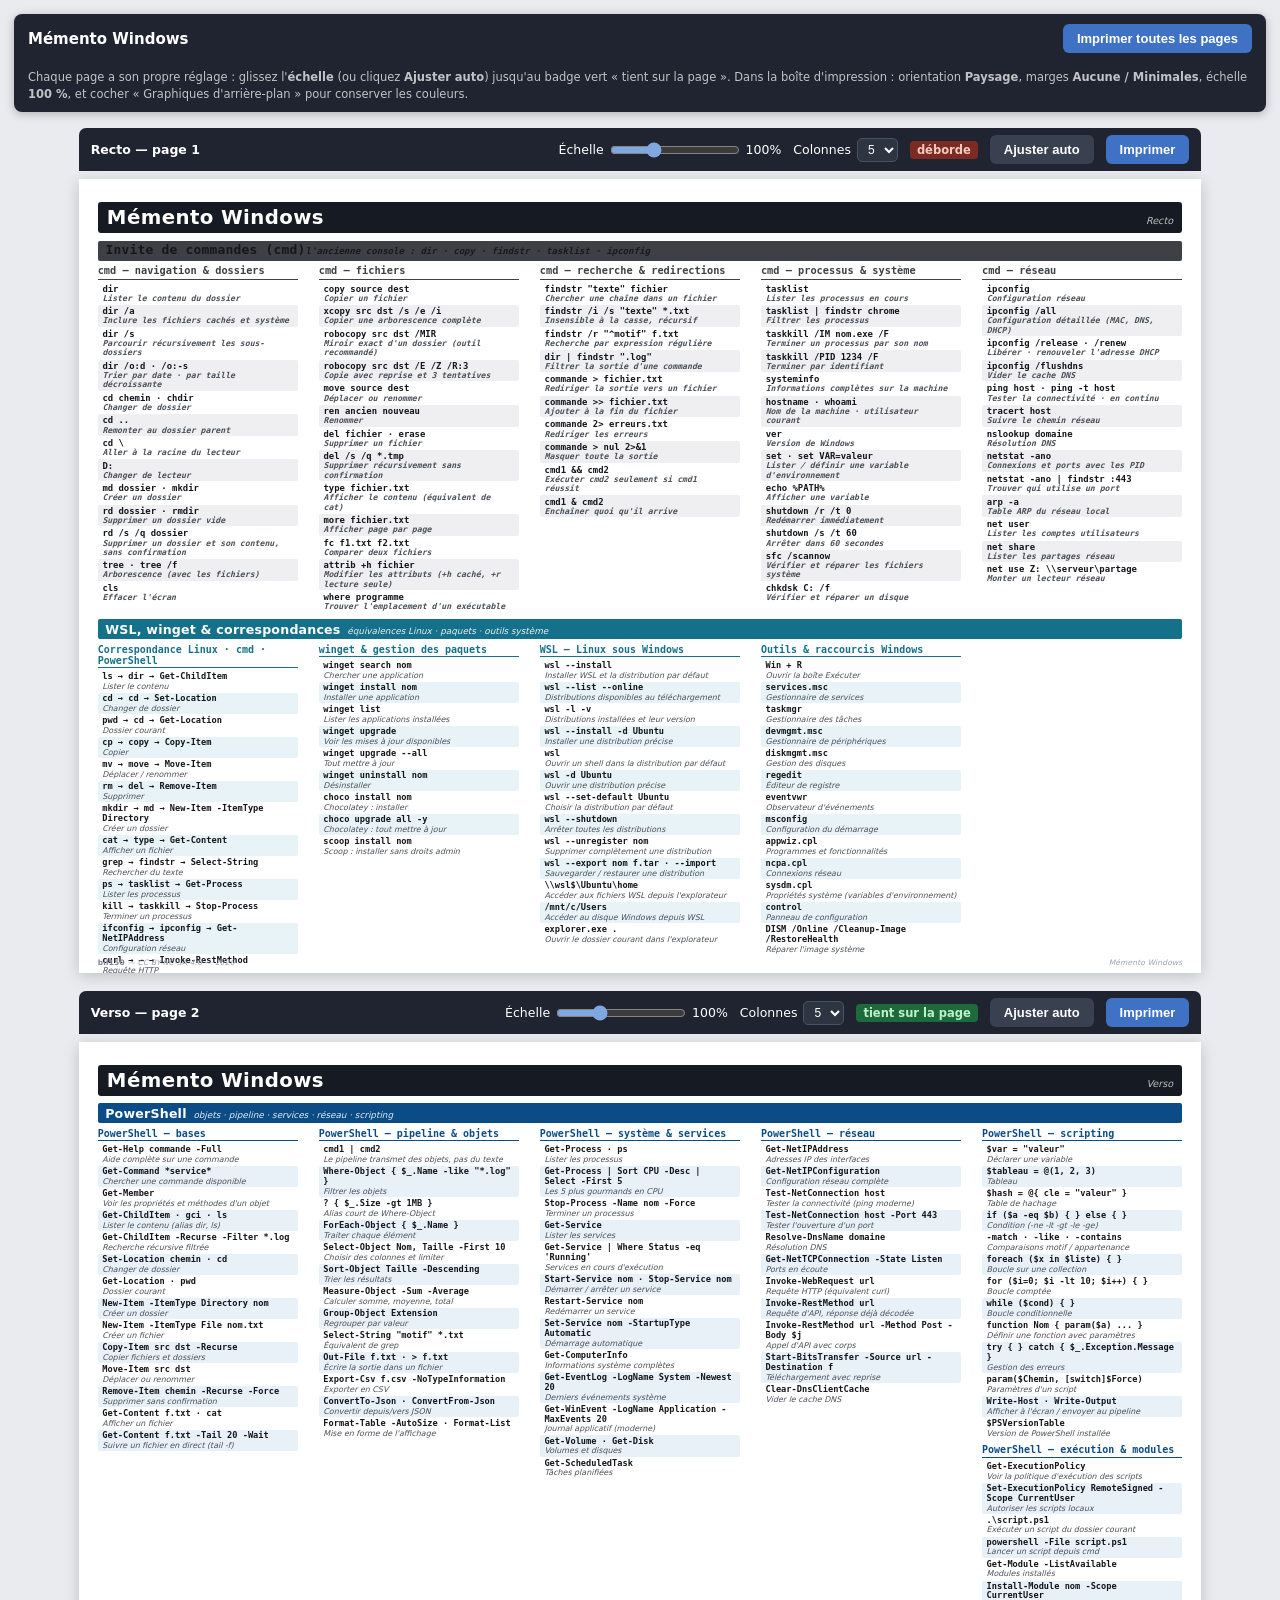
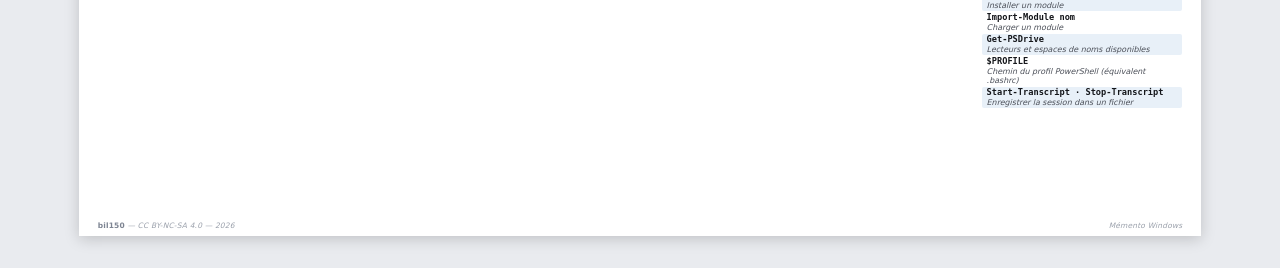
<file: memento-windows.html>
<!doctype html>
<html lang="fr">
	<head>
		<meta charset="utf-8" />
		<title>Mémento Windows</title>
		<meta name="viewport" content="width=device-width,initial-scale=1" />
		<link rel="stylesheet" href="css/memento.css" />
	</head>
	<body>
		<div class="toolbar">
			<h1>Mémento Windows</h1>
			<button class="btn" id="printAll">Imprimer toutes les pages</button>
			<p class="hint">
				Chaque page a son propre réglage : glissez l'<b>échelle</b> (ou cliquez <b>Ajuster auto</b>) jusqu'au badge vert
				« tient sur la page ». Dans la boîte d'impression : orientation <b>Paysage</b>, marges
				<b>Aucune / Minimales</b>, échelle <b>100 %</b>, et cocher « Graphiques d'arrière-plan » pour conserver les
				couleurs.
			</p>
		</div>
		<div class="sheet-bar" data-target="sheet1">
			<span class="face">Recto — page 1</span
			><label
				>Échelle <input type="range" class="sc" min="40" max="230" step="1" value="100" /><span class="scv"
					>100%</span
				></label
			><label
				>Colonnes
				<select class="cl">
					<option>3</option>
					<option>4</option>
					<option selected>5</option>
					<option>6</option>
				</select></label
			><span class="fit"></span><button class="btn ghost auto">Ajuster auto</button
			><button class="btn pr">Imprimer</button>
		</div>
		<div class="sheet" id="sheet1" data-n="1">
			<div class="doc-title"><span class="doc-name">Mémento Windows</span><span class="doc-sub">Recto</span></div>
			<section class="cat">
				<div class="subbanner cmd">
					<span class="sub-title">Invite de commandes (cmd)</span
					><span class="sub-desc">l'ancienne console : dir · copy · findstr · tasklist · ipconfig</span>
				</div>
				<div class="mc">
					<div class="group cmd">
						<h2>cmd — navigation &amp; dossiers</h2>
						<div class="entry"><span class="cmd">dir</span><span class="desc">Lister le contenu du dossier</span></div>
						<div class="entry">
							<span class="cmd">dir /a</span><span class="desc">Inclure les fichiers cachés et système</span>
						</div>
						<div class="entry">
							<span class="cmd">dir /s</span><span class="desc">Parcourir récursivement les sous-dossiers</span>
						</div>
						<div class="entry">
							<span class="cmd">dir /o:d · /o:-s</span
							><span class="desc">Trier par date · par taille décroissante</span>
						</div>
						<div class="entry">
							<span class="cmd">cd chemin · chdir</span><span class="desc">Changer de dossier</span>
						</div>
						<div class="entry"><span class="cmd">cd ..</span><span class="desc">Remonter au dossier parent</span></div>
						<div class="entry"><span class="cmd">cd \</span><span class="desc">Aller à la racine du lecteur</span></div>
						<div class="entry"><span class="cmd">D:</span><span class="desc">Changer de lecteur</span></div>
						<div class="entry">
							<span class="cmd">md dossier · mkdir</span><span class="desc">Créer un dossier</span>
						</div>
						<div class="entry">
							<span class="cmd">rd dossier · rmdir</span><span class="desc">Supprimer un dossier vide</span>
						</div>
						<div class="entry">
							<span class="cmd">rd /s /q dossier</span
							><span class="desc">Supprimer un dossier et son contenu, sans confirmation</span>
						</div>
						<div class="entry">
							<span class="cmd">tree · tree /f</span><span class="desc">Arborescence (avec les fichiers)</span>
						</div>
						<div class="entry"><span class="cmd">cls</span><span class="desc">Effacer l'écran</span></div>
					</div>
					<div class="group cmd">
						<h2>cmd — fichiers</h2>
						<div class="entry">
							<span class="cmd">copy source dest</span><span class="desc">Copier un fichier</span>
						</div>
						<div class="entry">
							<span class="cmd">xcopy src dst /s /e /i</span><span class="desc">Copier une arborescence complète</span>
						</div>
						<div class="entry">
							<span class="cmd">robocopy src dst /MIR</span
							><span class="desc">Miroir exact d'un dossier (outil recommandé)</span>
						</div>
						<div class="entry">
							<span class="cmd">robocopy src dst /E /Z /R:3</span
							><span class="desc">Copie avec reprise et 3 tentatives</span>
						</div>
						<div class="entry">
							<span class="cmd">move source dest</span><span class="desc">Déplacer ou renommer</span>
						</div>
						<div class="entry"><span class="cmd">ren ancien nouveau</span><span class="desc">Renommer</span></div>
						<div class="entry">
							<span class="cmd">del fichier · erase</span><span class="desc">Supprimer un fichier</span>
						</div>
						<div class="entry">
							<span class="cmd">del /s /q *.tmp</span
							><span class="desc">Supprimer récursivement sans confirmation</span>
						</div>
						<div class="entry">
							<span class="cmd">type fichier.txt</span><span class="desc">Afficher le contenu (équivalent de cat)</span>
						</div>
						<div class="entry">
							<span class="cmd">more fichier.txt</span><span class="desc">Afficher page par page</span>
						</div>
						<div class="entry">
							<span class="cmd">fc f1.txt f2.txt</span><span class="desc">Comparer deux fichiers</span>
						</div>
						<div class="entry">
							<span class="cmd">attrib +h fichier</span
							><span class="desc">Modifier les attributs (+h caché, +r lecture seule)</span>
						</div>
						<div class="entry">
							<span class="cmd">where programme</span><span class="desc">Trouver l'emplacement d'un exécutable</span>
						</div>
					</div>
					<div class="group cmd">
						<h2>cmd — recherche &amp; redirections</h2>
						<div class="entry">
							<span class="cmd">findstr "texte" fichier</span
							><span class="desc">Chercher une chaîne dans un fichier</span>
						</div>
						<div class="entry">
							<span class="cmd">findstr /i /s "texte" *.txt</span
							><span class="desc">Insensible à la casse, récursif</span>
						</div>
						<div class="entry">
							<span class="cmd">findstr /r "^motif" f.txt</span
							><span class="desc">Recherche par expression régulière</span>
						</div>
						<div class="entry">
							<span class="cmd">dir | findstr ".log"</span><span class="desc">Filtrer la sortie d'une commande</span>
						</div>
						<div class="entry">
							<span class="cmd">commande &gt; fichier.txt</span
							><span class="desc">Rediriger la sortie vers un fichier</span>
						</div>
						<div class="entry">
							<span class="cmd">commande &gt;&gt; fichier.txt</span
							><span class="desc">Ajouter à la fin du fichier</span>
						</div>
						<div class="entry">
							<span class="cmd">commande 2&gt; erreurs.txt</span><span class="desc">Rediriger les erreurs</span>
						</div>
						<div class="entry">
							<span class="cmd">commande &gt; nul 2&gt;&amp;1</span><span class="desc">Masquer toute la sortie</span>
						</div>
						<div class="entry">
							<span class="cmd">cmd1 &amp;&amp; cmd2</span
							><span class="desc">Exécuter cmd2 seulement si cmd1 réussit</span>
						</div>
						<div class="entry">
							<span class="cmd">cmd1 &amp; cmd2</span><span class="desc">Enchaîner quoi qu'il arrive</span>
						</div>
					</div>
					<div class="group cmd">
						<h2>cmd — processus &amp; système</h2>
						<div class="entry">
							<span class="cmd">tasklist</span><span class="desc">Lister les processus en cours</span>
						</div>
						<div class="entry">
							<span class="cmd">tasklist | findstr chrome</span><span class="desc">Filtrer les processus</span>
						</div>
						<div class="entry">
							<span class="cmd">taskkill /IM nom.exe /F</span
							><span class="desc">Terminer un processus par son nom</span>
						</div>
						<div class="entry">
							<span class="cmd">taskkill /PID 1234 /F</span><span class="desc">Terminer par identifiant</span>
						</div>
						<div class="entry">
							<span class="cmd">systeminfo</span><span class="desc">Informations complètes sur la machine</span>
						</div>
						<div class="entry">
							<span class="cmd">hostname · whoami</span
							><span class="desc">Nom de la machine · utilisateur courant</span>
						</div>
						<div class="entry"><span class="cmd">ver</span><span class="desc">Version de Windows</span></div>
						<div class="entry">
							<span class="cmd">set · set VAR=valeur</span
							><span class="desc">Lister / définir une variable d'environnement</span>
						</div>
						<div class="entry"><span class="cmd">echo %PATH%</span><span class="desc">Afficher une variable</span></div>
						<div class="entry">
							<span class="cmd">shutdown /r /t 0</span><span class="desc">Redémarrer immédiatement</span>
						</div>
						<div class="entry">
							<span class="cmd">shutdown /s /t 60</span><span class="desc">Arrêter dans 60 secondes</span>
						</div>
						<div class="entry">
							<span class="cmd">sfc /scannow</span><span class="desc">Vérifier et réparer les fichiers système</span>
						</div>
						<div class="entry">
							<span class="cmd">chkdsk C: /f</span><span class="desc">Vérifier et réparer un disque</span>
						</div>
					</div>
					<div class="group cmd">
						<h2>cmd — réseau</h2>
						<div class="entry"><span class="cmd">ipconfig</span><span class="desc">Configuration réseau</span></div>
						<div class="entry">
							<span class="cmd">ipconfig /all</span><span class="desc">Configuration détaillée (MAC, DNS, DHCP)</span>
						</div>
						<div class="entry">
							<span class="cmd">ipconfig /release · /renew</span
							><span class="desc">Libérer · renouveler l'adresse DHCP</span>
						</div>
						<div class="entry">
							<span class="cmd">ipconfig /flushdns</span><span class="desc">Vider le cache DNS</span>
						</div>
						<div class="entry">
							<span class="cmd">ping host · ping -t host</span
							><span class="desc">Tester la connectivité · en continu</span>
						</div>
						<div class="entry">
							<span class="cmd">tracert host</span><span class="desc">Suivre le chemin réseau</span>
						</div>
						<div class="entry"><span class="cmd">nslookup domaine</span><span class="desc">Résolution DNS</span></div>
						<div class="entry">
							<span class="cmd">netstat -ano</span><span class="desc">Connexions et ports avec les PID</span>
						</div>
						<div class="entry">
							<span class="cmd">netstat -ano | findstr :443</span><span class="desc">Trouver qui utilise un port</span>
						</div>
						<div class="entry"><span class="cmd">arp -a</span><span class="desc">Table ARP du réseau local</span></div>
						<div class="entry">
							<span class="cmd">net user</span><span class="desc">Lister les comptes utilisateurs</span>
						</div>
						<div class="entry">
							<span class="cmd">net share</span><span class="desc">Lister les partages réseau</span>
						</div>
						<div class="entry">
							<span class="cmd">net use Z: \\serveur\partage</span><span class="desc">Monter un lecteur réseau</span>
						</div>
					</div>
				</div>
			</section>
			<section class="cat">
				<div class="subbanner winx">
					<span class="sub-title">WSL, winget &amp; correspondances</span
					><span class="sub-desc">équivalences Linux · paquets · outils système</span>
				</div>
				<div class="mc">
					<div class="group winx">
						<h2>Correspondance Linux · cmd · PowerShell</h2>
						<div class="entry">
							<span class="cmd">ls → dir → Get-ChildItem</span><span class="desc">Lister le contenu</span>
						</div>
						<div class="entry">
							<span class="cmd">cd → cd → Set-Location</span><span class="desc">Changer de dossier</span>
						</div>
						<div class="entry">
							<span class="cmd">pwd → cd → Get-Location</span><span class="desc">Dossier courant</span>
						</div>
						<div class="entry"><span class="cmd">cp → copy → Copy-Item</span><span class="desc">Copier</span></div>
						<div class="entry">
							<span class="cmd">mv → move → Move-Item</span><span class="desc">Déplacer / renommer</span>
						</div>
						<div class="entry"><span class="cmd">rm → del → Remove-Item</span><span class="desc">Supprimer</span></div>
						<div class="entry">
							<span class="cmd">mkdir → md → New-Item -ItemType Directory</span
							><span class="desc">Créer un dossier</span>
						</div>
						<div class="entry">
							<span class="cmd">cat → type → Get-Content</span><span class="desc">Afficher un fichier</span>
						</div>
						<div class="entry">
							<span class="cmd">grep → findstr → Select-String</span><span class="desc">Rechercher du texte</span>
						</div>
						<div class="entry">
							<span class="cmd">ps → tasklist → Get-Process</span><span class="desc">Lister les processus</span>
						</div>
						<div class="entry">
							<span class="cmd">kill → taskkill → Stop-Process</span><span class="desc">Terminer un processus</span>
						</div>
						<div class="entry">
							<span class="cmd">ifconfig → ipconfig → Get-NetIPAddress</span
							><span class="desc">Configuration réseau</span>
						</div>
						<div class="entry">
							<span class="cmd">curl → — → Invoke-RestMethod</span><span class="desc">Requête HTTP</span>
						</div>
						<div class="entry">
							<span class="cmd">clear → cls → Clear-Host</span><span class="desc">Effacer l'écran</span>
						</div>
						<div class="entry">
							<span class="cmd">man → help → Get-Help</span><span class="desc">Aide sur une commande</span>
						</div>
					</div>
					<div class="group winx">
						<h2>winget &amp; gestion des paquets</h2>
						<div class="entry">
							<span class="cmd">winget search nom</span><span class="desc">Chercher une application</span>
						</div>
						<div class="entry">
							<span class="cmd">winget install nom</span><span class="desc">Installer une application</span>
						</div>
						<div class="entry">
							<span class="cmd">winget list</span><span class="desc">Lister les applications installées</span>
						</div>
						<div class="entry">
							<span class="cmd">winget upgrade</span><span class="desc">Voir les mises à jour disponibles</span>
						</div>
						<div class="entry">
							<span class="cmd">winget upgrade --all</span><span class="desc">Tout mettre à jour</span>
						</div>
						<div class="entry"><span class="cmd">winget uninstall nom</span><span class="desc">Désinstaller</span></div>
						<div class="entry">
							<span class="cmd">choco install nom</span><span class="desc">Chocolatey : installer</span>
						</div>
						<div class="entry">
							<span class="cmd">choco upgrade all -y</span><span class="desc">Chocolatey : tout mettre à jour</span>
						</div>
						<div class="entry">
							<span class="cmd">scoop install nom</span><span class="desc">Scoop : installer sans droits admin</span>
						</div>
					</div>
					<div class="group winx">
						<h2>WSL — Linux sous Windows</h2>
						<div class="entry">
							<span class="cmd">wsl --install</span
							><span class="desc">Installer WSL et la distribution par défaut</span>
						</div>
						<div class="entry">
							<span class="cmd">wsl --list --online</span
							><span class="desc">Distributions disponibles au téléchargement</span>
						</div>
						<div class="entry">
							<span class="cmd">wsl -l -v</span><span class="desc">Distributions installées et leur version</span>
						</div>
						<div class="entry">
							<span class="cmd">wsl --install -d Ubuntu</span
							><span class="desc">Installer une distribution précise</span>
						</div>
						<div class="entry">
							<span class="cmd">wsl</span><span class="desc">Ouvrir un shell dans la distribution par défaut</span>
						</div>
						<div class="entry">
							<span class="cmd">wsl -d Ubuntu</span><span class="desc">Ouvrir une distribution précise</span>
						</div>
						<div class="entry">
							<span class="cmd">wsl --set-default Ubuntu</span
							><span class="desc">Choisir la distribution par défaut</span>
						</div>
						<div class="entry">
							<span class="cmd">wsl --shutdown</span><span class="desc">Arrêter toutes les distributions</span>
						</div>
						<div class="entry">
							<span class="cmd">wsl --unregister nom</span
							><span class="desc">Supprimer complètement une distribution</span>
						</div>
						<div class="entry">
							<span class="cmd">wsl --export nom f.tar · --import</span
							><span class="desc">Sauvegarder / restaurer une distribution</span>
						</div>
						<div class="entry">
							<span class="cmd">\\wsl$\Ubuntu\home</span
							><span class="desc">Accéder aux fichiers WSL depuis l'explorateur</span>
						</div>
						<div class="entry">
							<span class="cmd">/mnt/c/Users</span><span class="desc">Accéder au disque Windows depuis WSL</span>
						</div>
						<div class="entry">
							<span class="cmd">explorer.exe .</span
							><span class="desc">Ouvrir le dossier courant dans l'explorateur</span>
						</div>
					</div>
					<div class="group winx">
						<h2>Outils &amp; raccourcis Windows</h2>
						<div class="entry"><span class="cmd">Win + R</span><span class="desc">Ouvrir la boîte Exécuter</span></div>
						<div class="entry">
							<span class="cmd">services.msc</span><span class="desc">Gestionnaire de services</span>
						</div>
						<div class="entry"><span class="cmd">taskmgr</span><span class="desc">Gestionnaire des tâches</span></div>
						<div class="entry">
							<span class="cmd">devmgmt.msc</span><span class="desc">Gestionnaire de périphériques</span>
						</div>
						<div class="entry"><span class="cmd">diskmgmt.msc</span><span class="desc">Gestion des disques</span></div>
						<div class="entry"><span class="cmd">regedit</span><span class="desc">Éditeur de registre</span></div>
						<div class="entry"><span class="cmd">eventvwr</span><span class="desc">Observateur d'événements</span></div>
						<div class="entry">
							<span class="cmd">msconfig</span><span class="desc">Configuration du démarrage</span>
						</div>
						<div class="entry">
							<span class="cmd">appwiz.cpl</span><span class="desc">Programmes et fonctionnalités</span>
						</div>
						<div class="entry"><span class="cmd">ncpa.cpl</span><span class="desc">Connexions réseau</span></div>
						<div class="entry">
							<span class="cmd">sysdm.cpl</span><span class="desc">Propriétés système (variables d'environnement)</span>
						</div>
						<div class="entry"><span class="cmd">control</span><span class="desc">Panneau de configuration</span></div>
						<div class="entry">
							<span class="cmd">DISM /Online /Cleanup-Image /RestoreHealth</span
							><span class="desc">Réparer l'image système</span>
						</div>
					</div>
				</div>
			</section>
			<div class="credits">
				<span><b>bil150</b> — CC BY-NC-SA 4.0 — 2026</span><span>Mémento Windows</span>
			</div>
		</div>
		<div class="sheet-bar" data-target="sheet2">
			<span class="face">Verso — page 2</span
			><label
				>Échelle <input type="range" class="sc" min="40" max="230" step="1" value="100" /><span class="scv"
					>100%</span
				></label
			><label
				>Colonnes
				<select class="cl">
					<option>3</option>
					<option>4</option>
					<option selected>5</option>
					<option>6</option>
				</select></label
			><span class="fit"></span><button class="btn ghost auto">Ajuster auto</button
			><button class="btn pr">Imprimer</button>
		</div>
		<div class="sheet" id="sheet2" data-n="2">
			<div class="doc-title"><span class="doc-name">Mémento Windows</span><span class="doc-sub">Verso</span></div>
			<section class="cat">
				<div class="subbanner ps">
					<span class="sub-title">PowerShell</span
					><span class="sub-desc">objets · pipeline · services · réseau · scripting</span>
				</div>
				<div class="mc">
					<div class="group ps">
						<h2>PowerShell — bases</h2>
						<div class="entry">
							<span class="cmd">Get-Help commande -Full</span><span class="desc">Aide complète sur une commande</span>
						</div>
						<div class="entry">
							<span class="cmd">Get-Command *service*</span><span class="desc">Chercher une commande disponible</span>
						</div>
						<div class="entry">
							<span class="cmd">Get-Member</span><span class="desc">Voir les propriétés et méthodes d'un objet</span>
						</div>
						<div class="entry">
							<span class="cmd">Get-ChildItem · gci · ls</span
							><span class="desc">Lister le contenu (alias dir, ls)</span>
						</div>
						<div class="entry">
							<span class="cmd">Get-ChildItem -Recurse -Filter *.log</span
							><span class="desc">Recherche récursive filtrée</span>
						</div>
						<div class="entry">
							<span class="cmd">Set-Location chemin · cd</span><span class="desc">Changer de dossier</span>
						</div>
						<div class="entry">
							<span class="cmd">Get-Location · pwd</span><span class="desc">Dossier courant</span>
						</div>
						<div class="entry">
							<span class="cmd">New-Item -ItemType Directory nom</span><span class="desc">Créer un dossier</span>
						</div>
						<div class="entry">
							<span class="cmd">New-Item -ItemType File nom.txt</span><span class="desc">Créer un fichier</span>
						</div>
						<div class="entry">
							<span class="cmd">Copy-Item src dst -Recurse</span><span class="desc">Copier fichiers et dossiers</span>
						</div>
						<div class="entry">
							<span class="cmd">Move-Item src dst</span><span class="desc">Déplacer ou renommer</span>
						</div>
						<div class="entry">
							<span class="cmd">Remove-Item chemin -Recurse -Force</span
							><span class="desc">Supprimer sans confirmation</span>
						</div>
						<div class="entry">
							<span class="cmd">Get-Content f.txt · cat</span><span class="desc">Afficher un fichier</span>
						</div>
						<div class="entry">
							<span class="cmd">Get-Content f.txt -Tail 20 -Wait</span
							><span class="desc">Suivre un fichier en direct (tail -f)</span>
						</div>
					</div>
					<div class="group ps">
						<h2>PowerShell — pipeline &amp; objets</h2>
						<div class="entry">
							<span class="cmd">cmd1 | cmd2</span
							><span class="desc">Le pipeline transmet des objets, pas du texte</span>
						</div>
						<div class="entry">
							<span class="cmd">Where-Object { $_.Name -like "*.log" }</span
							><span class="desc">Filtrer les objets</span>
						</div>
						<div class="entry">
							<span class="cmd">? { $_.Size -gt 1MB }</span><span class="desc">Alias court de Where-Object</span>
						</div>
						<div class="entry">
							<span class="cmd">ForEach-Object { $_.Name }</span><span class="desc">Traiter chaque élément</span>
						</div>
						<div class="entry">
							<span class="cmd">Select-Object Nom, Taille -First 10</span
							><span class="desc">Choisir des colonnes et limiter</span>
						</div>
						<div class="entry">
							<span class="cmd">Sort-Object Taille -Descending</span><span class="desc">Trier les résultats</span>
						</div>
						<div class="entry">
							<span class="cmd">Measure-Object -Sum -Average</span
							><span class="desc">Calculer somme, moyenne, total</span>
						</div>
						<div class="entry">
							<span class="cmd">Group-Object Extension</span><span class="desc">Regrouper par valeur</span>
						</div>
						<div class="entry">
							<span class="cmd">Select-String "motif" *.txt</span><span class="desc">Équivalent de grep</span>
						</div>
						<div class="entry">
							<span class="cmd">Out-File f.txt · &gt; f.txt</span
							><span class="desc">Écrire la sortie dans un fichier</span>
						</div>
						<div class="entry">
							<span class="cmd">Export-Csv f.csv -NoTypeInformation</span><span class="desc">Exporter en CSV</span>
						</div>
						<div class="entry">
							<span class="cmd">ConvertTo-Json · ConvertFrom-Json</span
							><span class="desc">Convertir depuis/vers JSON</span>
						</div>
						<div class="entry">
							<span class="cmd">Format-Table -AutoSize · Format-List</span
							><span class="desc">Mise en forme de l'affichage</span>
						</div>
					</div>
					<div class="group ps">
						<h2>PowerShell — système &amp; services</h2>
						<div class="entry">
							<span class="cmd">Get-Process · ps</span><span class="desc">Lister les processus</span>
						</div>
						<div class="entry">
							<span class="cmd">Get-Process | Sort CPU -Desc | Select -First 5</span
							><span class="desc">Les 5 plus gourmands en CPU</span>
						</div>
						<div class="entry">
							<span class="cmd">Stop-Process -Name nom -Force</span><span class="desc">Terminer un processus</span>
						</div>
						<div class="entry"><span class="cmd">Get-Service</span><span class="desc">Lister les services</span></div>
						<div class="entry">
							<span class="cmd">Get-Service | Where Status -eq 'Running'</span
							><span class="desc">Services en cours d'exécution</span>
						</div>
						<div class="entry">
							<span class="cmd">Start-Service nom · Stop-Service nom</span
							><span class="desc">Démarrer / arrêter un service</span>
						</div>
						<div class="entry">
							<span class="cmd">Restart-Service nom</span><span class="desc">Redémarrer un service</span>
						</div>
						<div class="entry">
							<span class="cmd">Set-Service nom -StartupType Automatic</span
							><span class="desc">Démarrage automatique</span>
						</div>
						<div class="entry">
							<span class="cmd">Get-ComputerInfo</span><span class="desc">Informations système complètes</span>
						</div>
						<div class="entry">
							<span class="cmd">Get-EventLog -LogName System -Newest 20</span
							><span class="desc">Derniers événements système</span>
						</div>
						<div class="entry">
							<span class="cmd">Get-WinEvent -LogName Application -MaxEvents 20</span
							><span class="desc">Journal applicatif (moderne)</span>
						</div>
						<div class="entry">
							<span class="cmd">Get-Volume · Get-Disk</span><span class="desc">Volumes et disques</span>
						</div>
						<div class="entry">
							<span class="cmd">Get-ScheduledTask</span><span class="desc">Tâches planifiées</span>
						</div>
					</div>
					<div class="group ps">
						<h2>PowerShell — réseau</h2>
						<div class="entry">
							<span class="cmd">Get-NetIPAddress</span><span class="desc">Adresses IP des interfaces</span>
						</div>
						<div class="entry">
							<span class="cmd">Get-NetIPConfiguration</span><span class="desc">Configuration réseau complète</span>
						</div>
						<div class="entry">
							<span class="cmd">Test-NetConnection host</span
							><span class="desc">Tester la connectivité (ping moderne)</span>
						</div>
						<div class="entry">
							<span class="cmd">Test-NetConnection host -Port 443</span
							><span class="desc">Tester l'ouverture d'un port</span>
						</div>
						<div class="entry">
							<span class="cmd">Resolve-DnsName domaine</span><span class="desc">Résolution DNS</span>
						</div>
						<div class="entry">
							<span class="cmd">Get-NetTCPConnection -State Listen</span><span class="desc">Ports en écoute</span>
						</div>
						<div class="entry">
							<span class="cmd">Invoke-WebRequest url</span><span class="desc">Requête HTTP (équivalent curl)</span>
						</div>
						<div class="entry">
							<span class="cmd">Invoke-RestMethod url</span
							><span class="desc">Requête d'API, réponse déjà décodée</span>
						</div>
						<div class="entry">
							<span class="cmd">Invoke-RestMethod url -Method Post -Body $j</span
							><span class="desc">Appel d'API avec corps</span>
						</div>
						<div class="entry">
							<span class="cmd">Start-BitsTransfer -Source url -Destination f</span
							><span class="desc">Téléchargement avec reprise</span>
						</div>
						<div class="entry">
							<span class="cmd">Clear-DnsClientCache</span><span class="desc">Vider le cache DNS</span>
						</div>
					</div>
					<div class="group ps">
						<h2>PowerShell — scripting</h2>
						<div class="entry">
							<span class="cmd">$var = "valeur"</span><span class="desc">Déclarer une variable</span>
						</div>
						<div class="entry"><span class="cmd">$tableau = @(1, 2, 3)</span><span class="desc">Tableau</span></div>
						<div class="entry">
							<span class="cmd">$hash = @{ cle = "valeur" }</span><span class="desc">Table de hachage</span>
						</div>
						<div class="entry">
							<span class="cmd">if ($a -eq $b) { } else { }</span
							><span class="desc">Condition (-ne -lt -gt -le -ge)</span>
						</div>
						<div class="entry">
							<span class="cmd">-match · -like · -contains</span
							><span class="desc">Comparaisons motif / appartenance</span>
						</div>
						<div class="entry">
							<span class="cmd">foreach ($x in $liste) { }</span><span class="desc">Boucle sur une collection</span>
						</div>
						<div class="entry">
							<span class="cmd">for ($i=0; $i -lt 10; $i++) { }</span><span class="desc">Boucle comptée</span>
						</div>
						<div class="entry">
							<span class="cmd">while ($cond) { }</span><span class="desc">Boucle conditionnelle</span>
						</div>
						<div class="entry">
							<span class="cmd">function Nom { param($a) ... }</span
							><span class="desc">Définir une fonction avec paramètres</span>
						</div>
						<div class="entry">
							<span class="cmd">try { } catch { $_.Exception.Message }</span
							><span class="desc">Gestion des erreurs</span>
						</div>
						<div class="entry">
							<span class="cmd">param($Chemin, [switch]$Force)</span><span class="desc">Paramètres d'un script</span>
						</div>
						<div class="entry">
							<span class="cmd">Write-Host · Write-Output</span
							><span class="desc">Afficher à l'écran / envoyer au pipeline</span>
						</div>
						<div class="entry">
							<span class="cmd">$PSVersionTable</span><span class="desc">Version de PowerShell installée</span>
						</div>
					</div>
					<div class="group ps">
						<h2>PowerShell — exécution &amp; modules</h2>
						<div class="entry">
							<span class="cmd">Get-ExecutionPolicy</span
							><span class="desc">Voir la politique d'exécution des scripts</span>
						</div>
						<div class="entry">
							<span class="cmd">Set-ExecutionPolicy RemoteSigned -Scope CurrentUser</span
							><span class="desc">Autoriser les scripts locaux</span>
						</div>
						<div class="entry">
							<span class="cmd">.\script.ps1</span><span class="desc">Exécuter un script du dossier courant</span>
						</div>
						<div class="entry">
							<span class="cmd">powershell -File script.ps1</span><span class="desc">Lancer un script depuis cmd</span>
						</div>
						<div class="entry">
							<span class="cmd">Get-Module -ListAvailable</span><span class="desc">Modules installés</span>
						</div>
						<div class="entry">
							<span class="cmd">Install-Module nom -Scope CurrentUser</span
							><span class="desc">Installer un module</span>
						</div>
						<div class="entry">
							<span class="cmd">Import-Module nom</span><span class="desc">Charger un module</span>
						</div>
						<div class="entry">
							<span class="cmd">Get-PSDrive</span><span class="desc">Lecteurs et espaces de noms disponibles</span>
						</div>
						<div class="entry">
							<span class="cmd">$PROFILE</span
							><span class="desc">Chemin du profil PowerShell (équivalent .bashrc)</span>
						</div>
						<div class="entry">
							<span class="cmd">Start-Transcript · Stop-Transcript</span
							><span class="desc">Enregistrer la session dans un fichier</span>
						</div>
					</div>
				</div>
			</section>
			<div class="credits">
				<span><b>bil150</b> — CC BY-NC-SA 4.0 — 2026</span><span>Mémento Windows</span>
			</div>
		</div>
		<script>
			function fits(sheet) {
				// hauteur utile = hauteur de la feuille moins le padding vertical
				const cs = getComputedStyle(sheet);
				const inner = sheet.clientHeight - parseFloat(cs.paddingTop) - parseFloat(cs.paddingBottom);
				return sheet.scrollHeight - parseFloat(cs.paddingTop) - parseFloat(cs.paddingBottom) <= inner + 1;
			}
			function wire(bar) {
				const sheet = document.getElementById(bar.dataset.target);
				const S = bar.querySelector(".sc"),
					V = bar.querySelector(".scv"),
					C = bar.querySelector(".cl"),
					F = bar.querySelector(".fit");
				function apply() {
					sheet.style.setProperty("--s", S.value / 100);
					sheet.style.setProperty("--c", C.value);
					V.textContent = S.value + "%";
					const ok = fits(sheet);
					F.textContent = ok ? "tient sur la page" : "déborde";
					F.className = "fit " + (ok ? "ok" : "over");
					try {
						localStorage.setItem("m_" + sheet.id, S.value + "|" + C.value);
					} catch (e) {}
				}
				S.addEventListener("input", apply);
				C.addEventListener("change", apply);
				try {
					const v = localStorage.getItem("m_" + sheet.id);
					if (v) {
						const [a, b] = v.split("|");
						S.value = a;
						C.value = b;
					}
				} catch (e) {}
				bar.querySelector(".auto").addEventListener("click", () => {
					// cherche la plus grande echelle qui tient encore
					let lo = 40,
						hi = 230,
						best = 40;
					for (let i = 0; i < 14; i++) {
						const mid = (lo + hi) / 2;
						S.value = Math.round(mid);
						apply();
						if (fits(sheet)) {
							best = Math.round(mid);
							lo = mid;
						} else {
							hi = mid;
						}
					}
					S.value = best;
					apply();
				});
				bar.querySelector(".pr").addEventListener("click", () => {
					document.body.setAttribute("data-only", sheet.dataset.n);
					window.print();
				});
				apply();
			}
			document.querySelectorAll(".sheet-bar").forEach(wire);
			document.getElementById("printAll").addEventListener("click", () => {
				document.body.removeAttribute("data-only");
				window.print();
			});
			window.addEventListener("afterprint", () => document.body.removeAttribute("data-only"));
		</script>
	</body>
</html>
</file>
<file: css/memento.css>
* {
	box-sizing: border-box;
	margin: 0;
	padding: 0;
}
body {
	font-family:
		"DejaVu Sans",
		-apple-system,
		Segoe UI,
		Roboto,
		sans-serif;
	background: #e9ebef;
	color: #1a1d23;
	padding: 14px;
}

/* ---------- Barre d'outils (jamais imprimee) ---------- */
.toolbar {
	position: sticky;
	top: 0;
	z-index: 50;
	background: #1f2430;
	color: #fff;
	border-radius: 8px;
	padding: 10px 14px;
	display: flex;
	flex-wrap: wrap;
	align-items: center;
	gap: 16px;
	box-shadow: 0 2px 10px rgba(0, 0, 0, 0.25);
	margin-bottom: 16px;
	font-size: 13px;
}
.toolbar h1 {
	font-size: 15px;
	font-weight: 700;
	margin-right: auto;
}
.toolbar label {
	display: flex;
	align-items: center;
	gap: 7px;
	white-space: nowrap;
}
.toolbar input[type="range"] {
	width: 150px;
	accent-color: #7fa8e0;
}
.toolbar select {
	background: #2e3542;
	color: #fff;
	border: 1px solid #4a5266;
	border-radius: 5px;
	padding: 4px 7px;
	font-size: 13px;
}
.val-badge {
	min-width: 42px;
	text-align: right;
	font-variant-numeric: tabular-nums;
	font-weight: 700;
	color: #9dc0f0;
}
.btn {
	background: #3f72c4;
	color: #fff;
	border: 0;
	border-radius: 6px;
	padding: 7px 14px;
	font-size: 13px;
	font-weight: 600;
	cursor: pointer;
}
.btn:hover {
	background: #4e84dc;
}
.btn.ghost {
	background: #39404f;
}
.btn.ghost:hover {
	background: #49515f;
}
.hint {
	width: 100%;
	font-size: 11.5px;
	opacity: 0.72;
	line-height: 1.45;
}

/* ---------- Feuille A4 paysage ---------- */
.sheet {
	position: relative;
	background: #fff;
	width: 297mm;
	height: 210mm;
	margin: 0 auto 18px;
	padding: 6mm 5mm 6mm;
	box-shadow: 0 3px 14px rgba(0, 0, 0, 0.18);
	overflow: hidden;
}
.sheet-bar {
	display: flex;
	align-items: center;
	gap: 12px;
	background: #1f2430;
	color: #fff;
	border-radius: 7px 7px 0 0;
	padding: 7px 12px;
	margin: 0 auto 8px;
	width: 297mm;
	font-size: 12.5px;
}
.sheet-bar .face {
	font-weight: 700;
	margin-right: auto;
}
.sheet-bar label {
	display: flex;
	align-items: center;
	gap: 6px;
	white-space: nowrap;
}
.sheet-bar input[type="range"] {
	width: 130px;
	accent-color: #7fa8e0;
}
.sheet-bar select {
	background: #2e3542;
	color: #fff;
	border: 1px solid #4a5266;
	border-radius: 5px;
	padding: 3px 6px;
	font-size: 12px;
}
.sheet-bar .fit {
	font-size: 11.5px;
	font-weight: 700;
	padding: 2px 7px;
	border-radius: 4px;
}
.fit.ok {
	background: #1e6b3a;
	color: #bef0ce;
}
.fit.over {
	background: #7c2b22;
	color: #f6c9c2;
}

/* ---------- Contenu : l'echelle pilote tout ---------- */
.sheet {
	font-size: calc(6.3pt * var(--s, 1));
	overflow: hidden;
}
.sheet .mc {
	column-count: var(--c, 4);
}
.cat {
	break-inside: avoid;
	margin-bottom: 0.75em;
}
.mc {
	column-gap: 5.5mm;
}
/* titre global du memento */
.doc-title {
	display: flex;
	align-items: baseline;
	gap: 0.9em;
	padding: 0.5em 1.1em;
	margin-bottom: 0.85em;
	background: #161a22;
	color: #fff;
	border-radius: 3px;
}
.doc-name {
	font-size: 2.35em;
	font-weight: 700;
	letter-spacing: 0.4px;
}
.doc-sub {
	font-size: 1.15em;
	opacity: 0.7;
	font-style: italic;
	margin-left: auto;
}

/* sous-section */
.subbanner {
	display: flex;
	align-items: baseline;
	gap: 0.8em;
	padding: 0.3em 0.9em;
	margin-bottom: 0.55em;
	border-radius: 2px;
	color: #fff;
}
.sub-title {
	font-size: 1.5em;
	font-weight: 700;
	letter-spacing: 0.2px;
}
.sub-desc {
	font-size: 1.05em;
	opacity: 0.9;
	font-style: italic;
}
.group {
	break-inside: avoid;
	margin-bottom: 0.62em;
}
.group h2 {
	font-size: 1.19em;
	font-family: "DejaVu Sans Mono", ui-monospace, Menlo, Consolas, monospace;
	font-weight: 700;
	margin-bottom: 0.3em;
	padding-bottom: 0.15em;
	border-bottom: 1.2px solid;
}
.entry {
	padding: 0.13em 0.55em;
	margin-bottom: 0.11em;
	border-radius: 2px;
	break-inside: avoid;
}
.cmd {
	display: block;
	font-family: "DejaVu Sans Mono", ui-monospace, Menlo, Consolas, monospace;
	font-weight: 700;
	font-size: 1.03em;
	color: #14161a;
	line-height: 1.14;
}
.desc {
	display: block;
	font-style: italic;
	font-size: 0.945em;
	color: #4b4f58;
	line-height: 1.14;
}

/* ---------- Couleurs par theme ---------- */
.subbanner.linux {
	background: #2e4057;
}
.group.linux h2 {
	color: #2e4057;
	border-color: #2e4057;
}
.group.linux .entry:nth-child(odd) {
	background: #eef2f7;
}
.subbanner.system {
	background: #3e5c46;
}
.group.system h2 {
	color: #3e5c46;
	border-color: #3e5c46;
}
.group.system .entry:nth-child(odd) {
	background: #eef4ef;
}
.subbanner.git {
	background: #b5502f;
}
.group.git h2 {
	color: #b5502f;
	border-color: #b5502f;
}
.group.git .entry:nth-child(odd) {
	background: #fbefea;
}
.subbanner.docker {
	background: #0e6e77;
}
.group.docker h2 {
	color: #0e6e77;
	border-color: #0e6e77;
}
.group.docker .entry:nth-child(odd) {
	background: #e7f5f5;
}
.subbanner.claude {
	background: #c6653f;
}
.group.claude h2 {
	color: #c6653f;
	border-color: #c6653f;
}
.group.claude .entry:nth-child(odd) {
	background: #fcefe9;
}
.subbanner.bash {
	background: #5b3e7e;
}
.subbanner.devenv {
	background: #2f6b4f;
}
.group.devenv h2 {
	color: #2f6b4f;
	border-color: #2f6b4f;
}
.group.devenv .entry:nth-child(odd) {
	background: #eaf3ee;
}
.subbanner.api {
	background: #1f5673;
}
.group.api h2 {
	color: #1f5673;
	border-color: #1f5673;
}
.group.api .entry:nth-child(odd) {
	background: #e9f0f5;
}
.subbanner.cmd {
	background: #3e4046;
}
.group.cmd h2 {
	color: #3e4046;
	border-color: #3e4046;
}
.group.cmd .entry:nth-child(odd) {
	background: #efeff1;
}
.subbanner.ps {
	background: #0b4c86;
}
.group.ps h2 {
	color: #0b4c86;
	border-color: #0b4c86;
}
.group.ps .entry:nth-child(odd) {
	background: #e8f0f8;
}
.subbanner.winx {
	background: #15708a;
}
.group.winx h2 {
	color: #15708a;
	border-color: #15708a;
}
.group.winx .entry:nth-child(odd) {
	background: #e7f3f6;
}
.subbanner.gha {
	background: #4a3f8f;
}
.group.gha h2 {
	color: #4a3f8f;
	border-color: #4a3f8f;
}
.group.gha .entry:nth-child(odd) {
	background: #eeecf8;
}
.subbanner.db {
	background: #8a5a1e;
}
.group.db h2 {
	color: #8a5a1e;
	border-color: #8a5a1e;
}
.group.db .entry:nth-child(odd) {
	background: #f8f1e7;
}
.group.bash h2 {
	color: #5b3e7e;
	border-color: #5b3e7e;
}
.group.bash .entry:nth-child(odd) {
	background: #f2edf8;
}

/* ---------- Tableau des droits ---------- */
.rights-block {
	border: 1.3px solid #2e4057;
	border-radius: 3px;
	padding: 0.4em 0.5em 0.5em;
	background: #fbfcfe;
}
.rights-block h2 {
	border-bottom: none;
	margin-bottom: 0.3em;
}
.rights-table {
	width: 100%;
	border-collapse: collapse;
	font-size: 0.98em;
}
.rights-table th {
	background: #2e4057;
	color: #fff;
	text-align: left;
	padding: 0.2em 0.45em;
	font-size: 0.93em;
}
.rights-table td {
	padding: 0.16em 0.45em;
	border-bottom: 0.6px solid #d6dce5;
}
.rights-table td.sym {
	font-family: "DejaVu Sans Mono", monospace;
	font-weight: 700;
}
.rights-table td.val {
	font-family: "DejaVu Sans Mono", monospace;
	font-weight: 700;
	text-align: center;
	color: #b5502f;
}
.rights-table td.lbl {
	font-style: italic;
	color: #4b4f58;
}
.rights-table tr:nth-child(even) td {
	background: #eef2f7;
}

/* ---------- Legende discrete ---------- */
.credits {
	position: absolute;
	left: 5mm;
	right: 5mm;
	bottom: 1.6mm;
	display: flex;
	justify-content: space-between;
	gap: 1em;
	font-size: 5.6pt;
	color: #9aa0ab;
	letter-spacing: 0.2px;
	font-style: italic;
}
.credits b {
	font-style: normal;
	font-weight: 600;
	color: #7c8391;
}

/* ---------- Impression ---------- */
@page {
	size: A4 landscape;
	margin: 6mm;
}
@media print {
	body {
		background: #fff;
		padding: 0;
	}
	.toolbar,
	.sheet-bar {
		display: none !important;
	}
	.credits {
		position: fixed;
		bottom: 2mm;
		left: 0;
		right: 0;
	}
	.sheet {
		width: auto;
		height: auto;
		margin: 0;
		padding: 0;
		box-shadow: none;
		overflow: visible;
		break-after: page;
		page-break-after: always;
	}
	.sheet:last-of-type {
		break-after: auto;
		page-break-after: auto;
	}
	body[data-only] .sheet {
		display: none;
	}
	body[data-only="1"] #sheet1,
	body[data-only="2"] #sheet2,
	body[data-only="3"] #sheet3,
	body[data-only="4"] #sheet4 {
		display: block;
		break-after: auto;
		page-break-after: auto;
	}
	.entry,
	.group,
	.cat {
		break-inside: avoid;
	}
}
</file>
